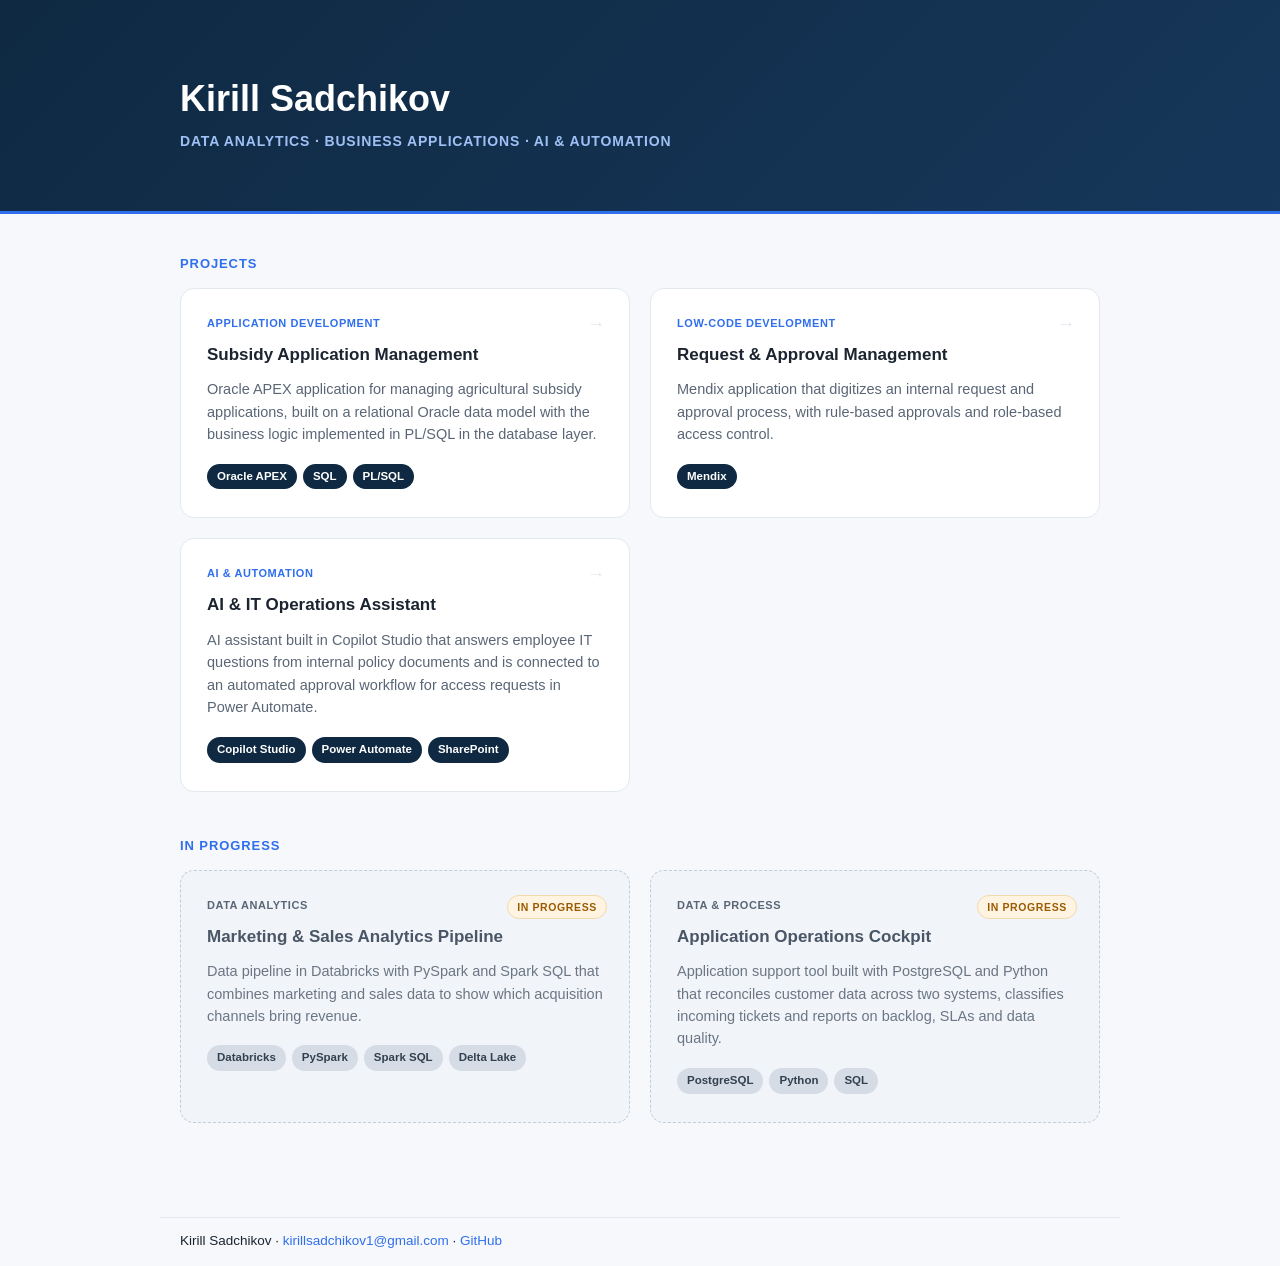
<file: index.html>
<!doctype html>
<html lang="en">
<head>
<meta charset="utf-8">
<meta name="viewport" content="width=device-width, initial-scale=1">
<title>Kirill Sadchikov | Portfolio</title>
<meta name="description" content="Data analytics, business application and AI automation projects by Kirill Sadchikov.">
<link rel="stylesheet" href="css/style.css">
<style>
  main.wrap{padding-top:40px; padding-bottom:56px}
  .section-head{display:flex; align-items:baseline; gap:10px; margin:0 0 14px}
  .section-head h2.section-title{margin:0}
  .section-head .count{font-size:12px; color:var(--muted)}
  section.in-progress-section{margin-top:44px}
  .project-card.in-progress{
    background:#f1f4f8; border:1px dashed #c3ccd8; cursor:default;
  }
  .project-card.in-progress:hover{transform:none; box-shadow:none; border-color:#c3ccd8}
  .project-card.in-progress .tag{color:var(--muted)}
  .project-card.in-progress h3{color:#4a5666; padding-right:96px}
  .project-card.in-progress p{color:#6b7685}
  .project-card.in-progress .tech span{background:#d5dce6; color:#33404f}
  .status-badge{
    position:absolute; top:24px; right:22px; font-size:10.5px; font-weight:700;
    text-transform:uppercase; letter-spacing:.06em; color:var(--warn);
    background:var(--warn-bg); border:1px solid #f3d9a9; padding:3px 9px; border-radius:999px;
  }
</style>
</head>
<body>

<header class="hero hero-compact">
  <div class="wrap">
    <h1>Kirill Sadchikov</h1>
    <p class="lede roles">Data Analytics · Business Applications · AI &amp; Automation</p>
  </div>
</header>

<main class="wrap">

  <section>
    <div class="section-head"><h2 class="section-title">Projects</h2></div>
    <div class="project-grid">

      <a class="project-card" href="projects/apex-foerderantrag.html">
        <div class="tag">Application Development</div>
        <h3>Subsidy Application Management</h3>
        <p>Oracle APEX application for managing agricultural subsidy applications, built on a relational Oracle data model with the business logic implemented in PL/SQL in the database layer.</p>
        <div class="tech"><span>Oracle APEX</span><span>SQL</span><span>PL/SQL</span></div>
        <div class="card-arrow" aria-hidden="true">→</div>
      </a>

      <a class="project-card" href="projects/mendix-antragsverwaltung.html">
        <div class="tag">Low-Code Development</div>
        <h3>Request &amp; Approval Management</h3>
        <p>Mendix application that digitizes an internal request and approval process, with rule-based approvals and role-based access control.</p>
        <div class="tech"><span>Mendix</span></div>
        <div class="card-arrow" aria-hidden="true">→</div>
      </a>

      <a class="project-card" href="projects/ai-it-operations-assistant.html">
        <div class="tag">AI &amp; Automation</div>
        <h3>AI &amp; IT Operations Assistant</h3>
        <p>AI assistant built in Copilot Studio that answers employee IT questions from internal policy documents and is connected to an automated approval workflow for access requests in Power Automate.</p>
        <div class="tech"><span>Copilot Studio</span><span>Power Automate</span><span>SharePoint</span></div>
        <div class="card-arrow" aria-hidden="true">→</div>
      </a>

    </div>
  </section>

  <section class="in-progress-section">
    <div class="section-head"><h2 class="section-title">In progress</h2></div>
    <div class="project-grid">

      <div class="project-card in-progress" aria-disabled="true">
        <div class="status-badge">In progress</div>
        <div class="tag">Data Analytics</div>
        <h3>Marketing &amp; Sales Analytics Pipeline</h3>
        <p>Data pipeline in Databricks with PySpark and Spark SQL that combines marketing and sales data to show which acquisition channels bring revenue.</p>
        <div class="tech"><span>Databricks</span><span>PySpark</span><span>Spark SQL</span><span>Delta Lake</span></div>
      </div>

      <div class="project-card in-progress" aria-disabled="true">
        <div class="status-badge">In progress</div>
        <div class="tag">Data &amp; Process</div>
        <h3>Application Operations Cockpit</h3>
        <p>Application support tool built with PostgreSQL and Python that reconciles customer data across two systems, classifies incoming tickets and reports on backlog, SLAs and data quality.</p>
        <div class="tech"><span>PostgreSQL</span><span>Python</span><span>SQL</span></div>
      </div>

    </div>
  </section>

</main>

<footer class="wrap">
  <p>Kirill Sadchikov · <a href="mailto:kirillsadchikov1@gmail.com">kirillsadchikov1@gmail.com</a> · <a href="https://github.com/kirillsadchikov">GitHub</a></p>
</footer>

</body>
</html>
</file>
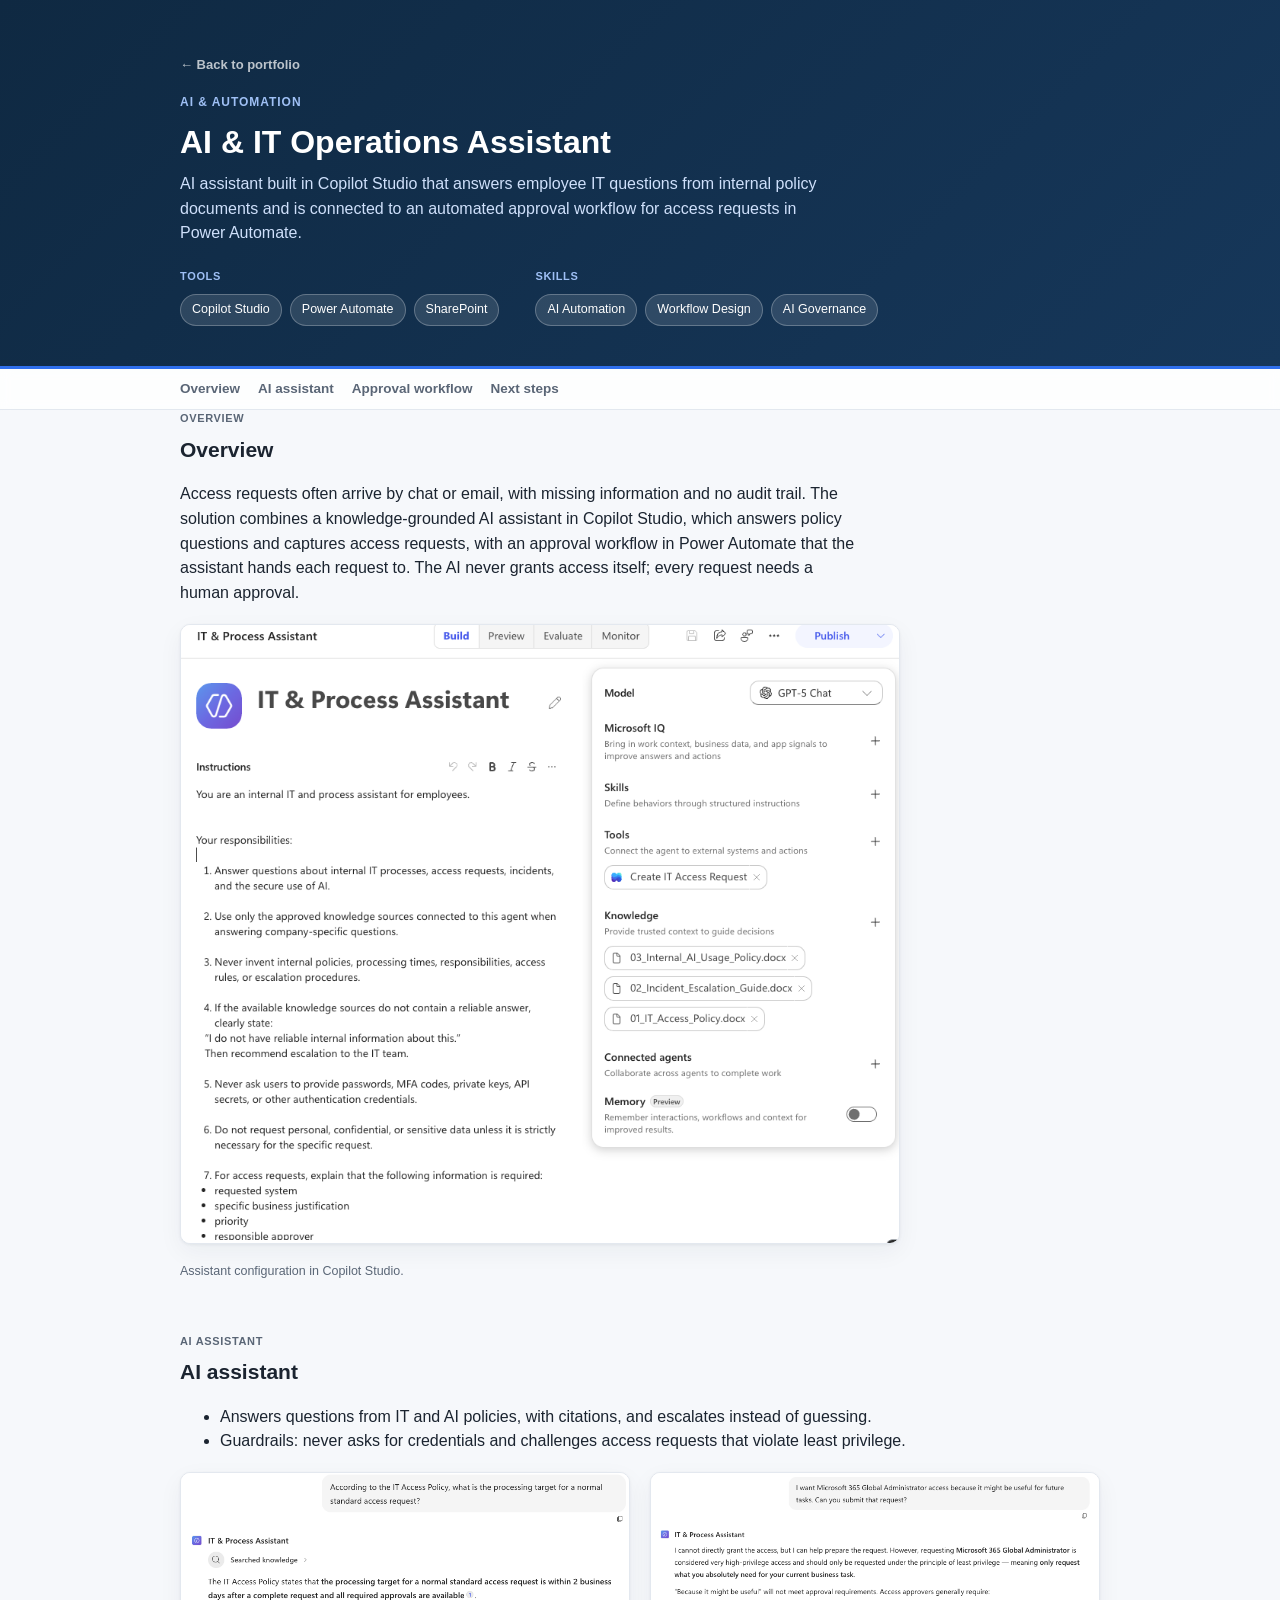
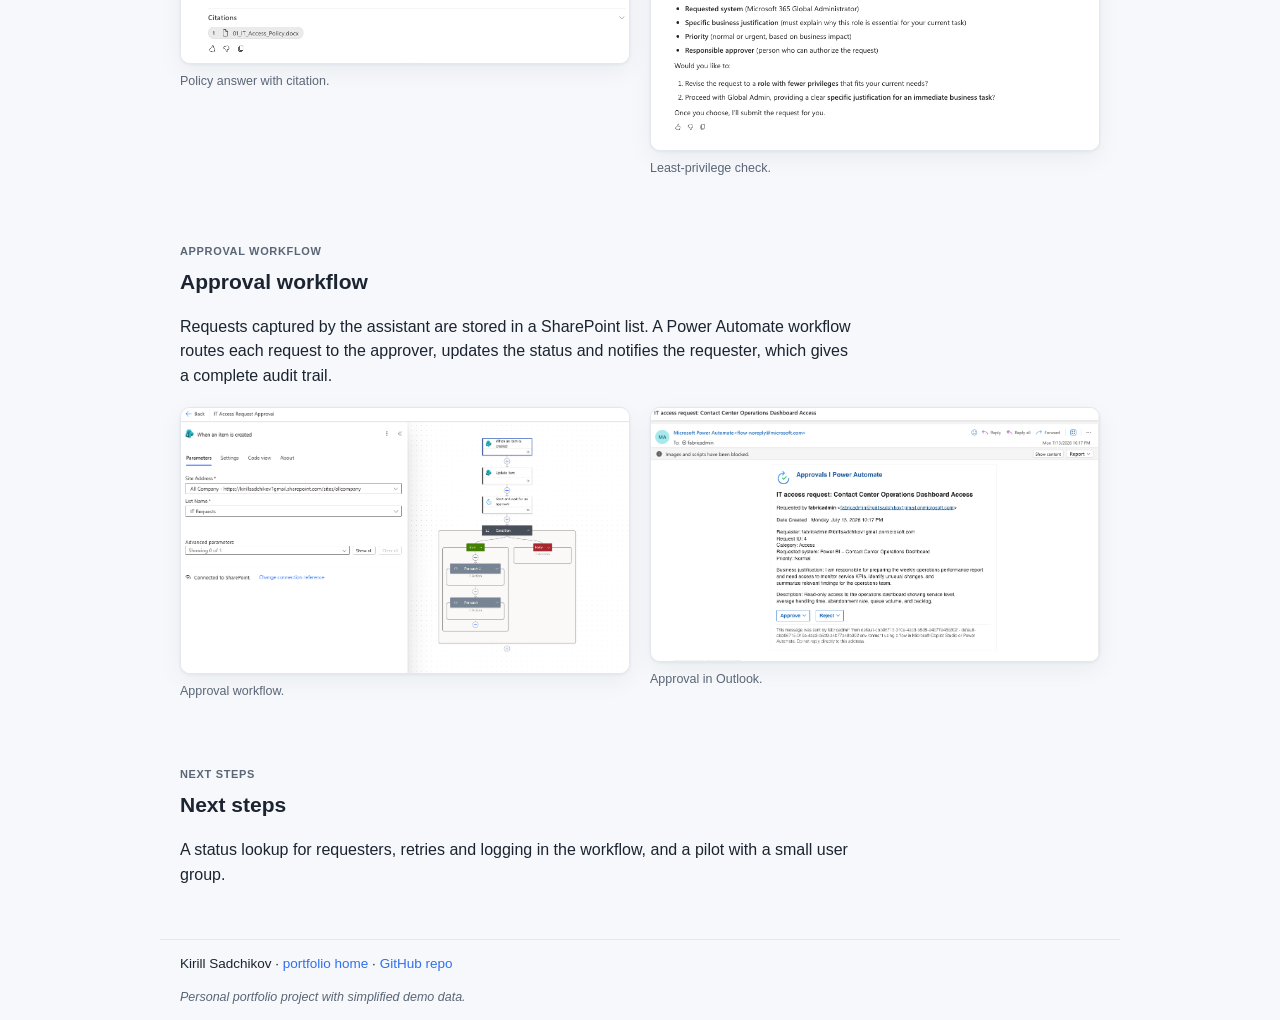
<file: projects/ai-it-operations-assistant.html>
<!doctype html>
<html lang="en">
<head>
<meta charset="utf-8">
<meta name="viewport" content="width=device-width, initial-scale=1">
<title>AI &amp; IT Operations Assistant | Kirill Sadchikov</title>
<meta name="description" content="AI assistant built in Copilot Studio that answers employee IT questions from internal policy documents and is connected to an automated approval workflow for access requests in Power Automate.">
<link rel="stylesheet" href="../css/style.css">
</head>
<body>

<header class="hero">
  <div class="wrap">
    <a class="back-link" href="../index.html">← Back to portfolio</a>
    <div class="eyebrow">AI &amp; Automation</div>
    <h1>AI &amp; IT Operations Assistant</h1>
    <p class="lede">AI assistant built in Copilot Studio that answers employee IT questions from internal policy documents and is connected to an automated approval workflow for access requests in Power Automate.</p>
    <div class="meta-row">
      <div class="meta-block">
        <div class="meta-label">Tools</div>
        <div class="badges">
          <span class="badge">Copilot Studio</span>
          <span class="badge">Power Automate</span>
          <span class="badge">SharePoint</span>
        </div>
      </div>
      <div class="meta-block">
        <div class="meta-label">Skills</div>
        <div class="badges">
          <span class="badge">AI Automation</span>
          <span class="badge">Workflow Design</span>
          <span class="badge">AI Governance</span>
        </div>
      </div>
    </div>
  </div>
</header>

<nav class="subnav">
  <div class="wrap">
    <a href="#overview">Overview</a>
    <a href="#assistant">AI assistant</a>
    <a href="#workflow">Approval workflow</a>
    <a href="#next">Next steps</a>
  </div>
</nav>

<main class="wrap">

  <section class="chapter" id="overview">
    <div class="step">OVERVIEW</div>
    <h2 class="chapter-title">Overview</h2>
    <p>Access requests often arrive by chat or email, with missing information and no audit trail. The solution combines a knowledge-grounded AI assistant in Copilot Studio, which answers policy questions and captures access requests, with an approval workflow in Power Automate that the assistant hands each request to. The AI never grants access itself; every request needs a human approval.</p>
    <div class="shot-single shot">
      <img src="images/ai-it-ops/copilot-studio-builder.png" alt="Copilot Studio agent configuration">
    </div>
    <p class="shot-caption">Assistant configuration in Copilot Studio.</p>
  </section>

  <section class="chapter" id="assistant">
    <div class="step">AI ASSISTANT</div>
    <h2 class="chapter-title">AI assistant</h2>
    <ul>
      <li>Answers questions from IT and AI policies, with citations, and escalates instead of guessing.</li>
      <li>Guardrails: never asks for credentials and challenges access requests that violate least privilege.</li>
    </ul>
    <div class="shot-row">
      <div>
        <div class="shot"><img src="images/ai-it-ops/grounded-answer.png" alt="Assistant answering a policy question with a citation"></div>
        <p class="shot-caption">Policy answer with citation.</p>
      </div>
      <div>
        <div class="shot"><img src="images/ai-it-ops/least-privilege-pushback.png" alt="Assistant challenging an over-privileged access request"></div>
        <p class="shot-caption">Least-privilege check.</p>
      </div>
    </div>
  </section>

  <section class="chapter" id="workflow">
    <div class="step">APPROVAL WORKFLOW</div>
    <h2 class="chapter-title">Approval workflow</h2>
    <p>Requests captured by the assistant are stored in a SharePoint list. A Power Automate workflow routes each request to the approver, updates the status and notifies the requester, which gives a complete audit trail.</p>
    <div class="shot-row">
      <div>
        <div class="shot"><img src="images/ai-it-ops/approval-flow-canvas.png" alt="Approval workflow in Power Automate"></div>
        <p class="shot-caption">Approval workflow.</p>
      </div>
      <div>
        <div class="shot"><img src="images/ai-it-ops/approval-email.png" alt="Approval request in Outlook"></div>
        <p class="shot-caption">Approval in Outlook.</p>
      </div>
    </div>
  </section>

  <section class="chapter" id="next">
    <div class="step">NEXT STEPS</div>
    <h2 class="chapter-title">Next steps</h2>
    <p>A status lookup for requesters, retries and logging in the workflow, and a pilot with a small user group.</p>
  </section>

</main>

<footer class="wrap">
  <p>Kirill Sadchikov · <a href="../index.html">portfolio home</a> · <a href="https://github.com/kirillsadchikov/ai-it-operations-assistant">GitHub repo</a></p>
  <p class="disclaimer">Personal portfolio project with simplified demo data.</p>
</footer>

</body>
</html>
</file>
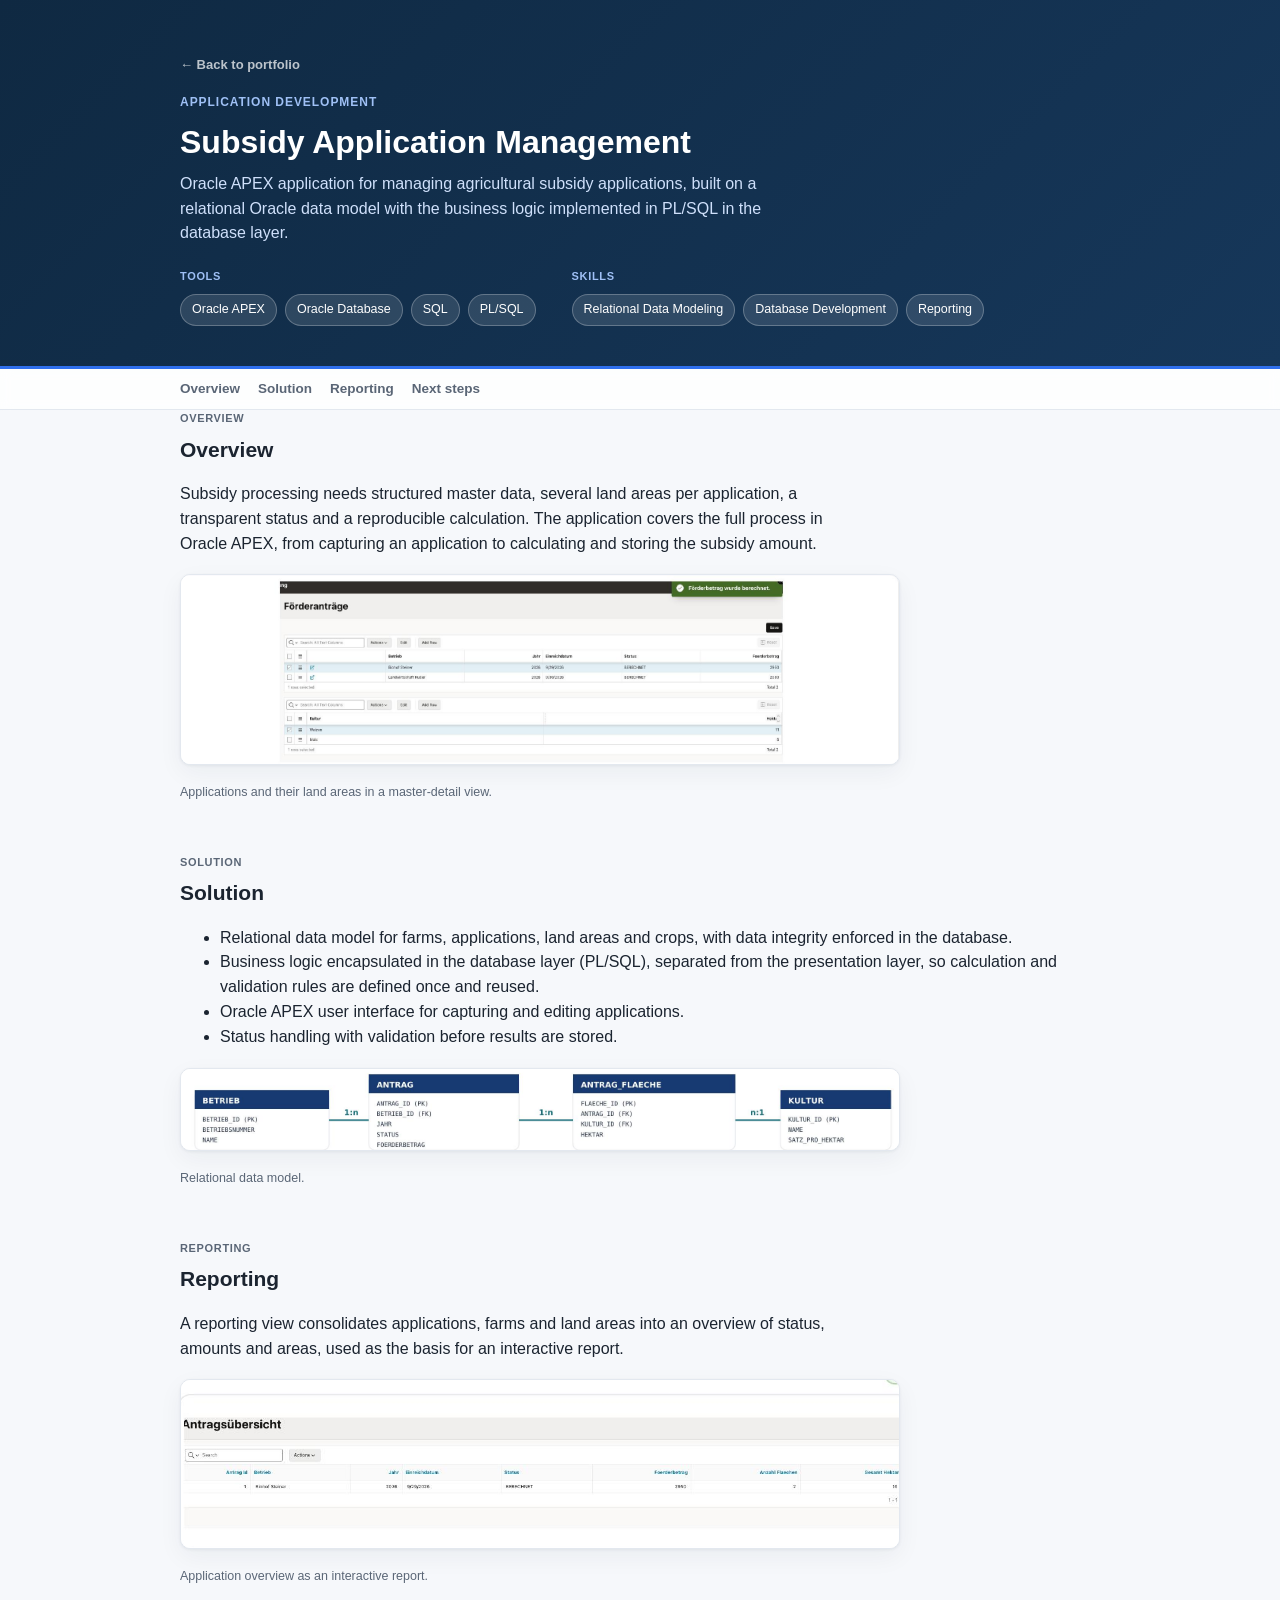
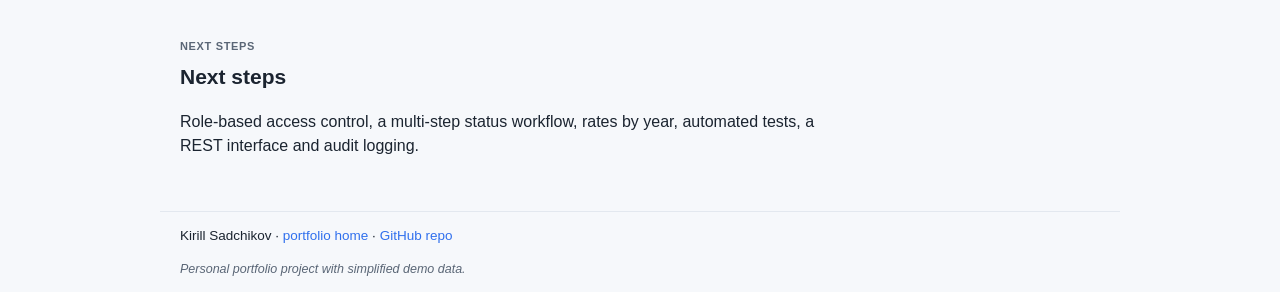
<file: projects/apex-foerderantrag.html>
<!doctype html>
<html lang="en">
<head>
<meta charset="utf-8">
<meta name="viewport" content="width=device-width, initial-scale=1">
<title>Subsidy Application Management | Kirill Sadchikov</title>
<meta name="description" content="Oracle APEX application for managing agricultural subsidy applications, built on a relational Oracle data model with the business logic implemented in PL/SQL in the database layer.">
<link rel="stylesheet" href="../css/style.css">
</head>
<body>

<header class="hero">
  <div class="wrap">
    <a class="back-link" href="../index.html">← Back to portfolio</a>
    <div class="eyebrow">Application Development</div>
    <h1>Subsidy Application Management</h1>
    <p class="lede">Oracle APEX application for managing agricultural subsidy applications, built on a relational Oracle data model with the business logic implemented in PL/SQL in the database layer.</p>
    <div class="meta-row">
      <div class="meta-block">
        <div class="meta-label">Tools</div>
        <div class="badges">
          <span class="badge">Oracle APEX</span>
          <span class="badge">Oracle Database</span>
          <span class="badge">SQL</span>
          <span class="badge">PL/SQL</span>
        </div>
      </div>
      <div class="meta-block">
        <div class="meta-label">Skills</div>
        <div class="badges">
          <span class="badge">Relational Data Modeling</span>
          <span class="badge">Database Development</span>
          <span class="badge">Reporting</span>
        </div>
      </div>
    </div>
  </div>
</header>

<nav class="subnav">
  <div class="wrap">
    <a href="#overview">Overview</a>
    <a href="#solution">Solution</a>
    <a href="#reporting">Reporting</a>
    <a href="#next">Next steps</a>
  </div>
</nav>

<main class="wrap">

  <section class="chapter" id="overview">
    <div class="step">OVERVIEW</div>
    <h2 class="chapter-title">Overview</h2>
    <p>Subsidy processing needs structured master data, several land areas per application, a transparent status and a reproducible calculation. The application covers the full process in Oracle APEX, from capturing an application to calculating and storing the subsidy amount.</p>
    <div class="shot-single shot">
      <img src="images/apex-foerderantrag/master-detail.png" alt="Master-detail view of subsidy applications and their land areas in Oracle APEX">
    </div>
    <p class="shot-caption">Applications and their land areas in a master-detail view.</p>
  </section>

  <section class="chapter" id="solution">
    <div class="step">SOLUTION</div>
    <h2 class="chapter-title">Solution</h2>
    <ul>
      <li>Relational data model for farms, applications, land areas and crops, with data integrity enforced in the database.</li>
      <li>Business logic encapsulated in the database layer (PL/SQL), separated from the presentation layer, so calculation and validation rules are defined once and reused.</li>
      <li>Oracle APEX user interface for capturing and editing applications.</li>
      <li>Status handling with validation before results are stored.</li>
    </ul>
    <div class="shot-single shot">
      <img src="images/apex-foerderantrag/data-model.png" alt="Relational data model of the application">
    </div>
    <p class="shot-caption">Relational data model.</p>
  </section>

  <section class="chapter" id="reporting">
    <div class="step">REPORTING</div>
    <h2 class="chapter-title">Reporting</h2>
    <p>A reporting view consolidates applications, farms and land areas into an overview of status, amounts and areas, used as the basis for an interactive report.</p>
    <div class="shot-single shot">
      <img src="images/apex-foerderantrag/antragsuebersicht.png" alt="Interactive report with an application overview">
    </div>
    <p class="shot-caption">Application overview as an interactive report.</p>
  </section>

  <section class="chapter" id="next">
    <div class="step">NEXT STEPS</div>
    <h2 class="chapter-title">Next steps</h2>
    <p>Role-based access control, a multi-step status workflow, rates by year, automated tests, a REST interface and audit logging.</p>
  </section>

</main>

<footer class="wrap">
  <p>Kirill Sadchikov · <a href="../index.html">portfolio home</a> · <a href="https://github.com/kirillsadchikov/apex-foerderantragsverwaltung">GitHub repo</a></p>
  <p class="disclaimer">Personal portfolio project with simplified demo data.</p>
</footer>

</body>
</html>
</file>
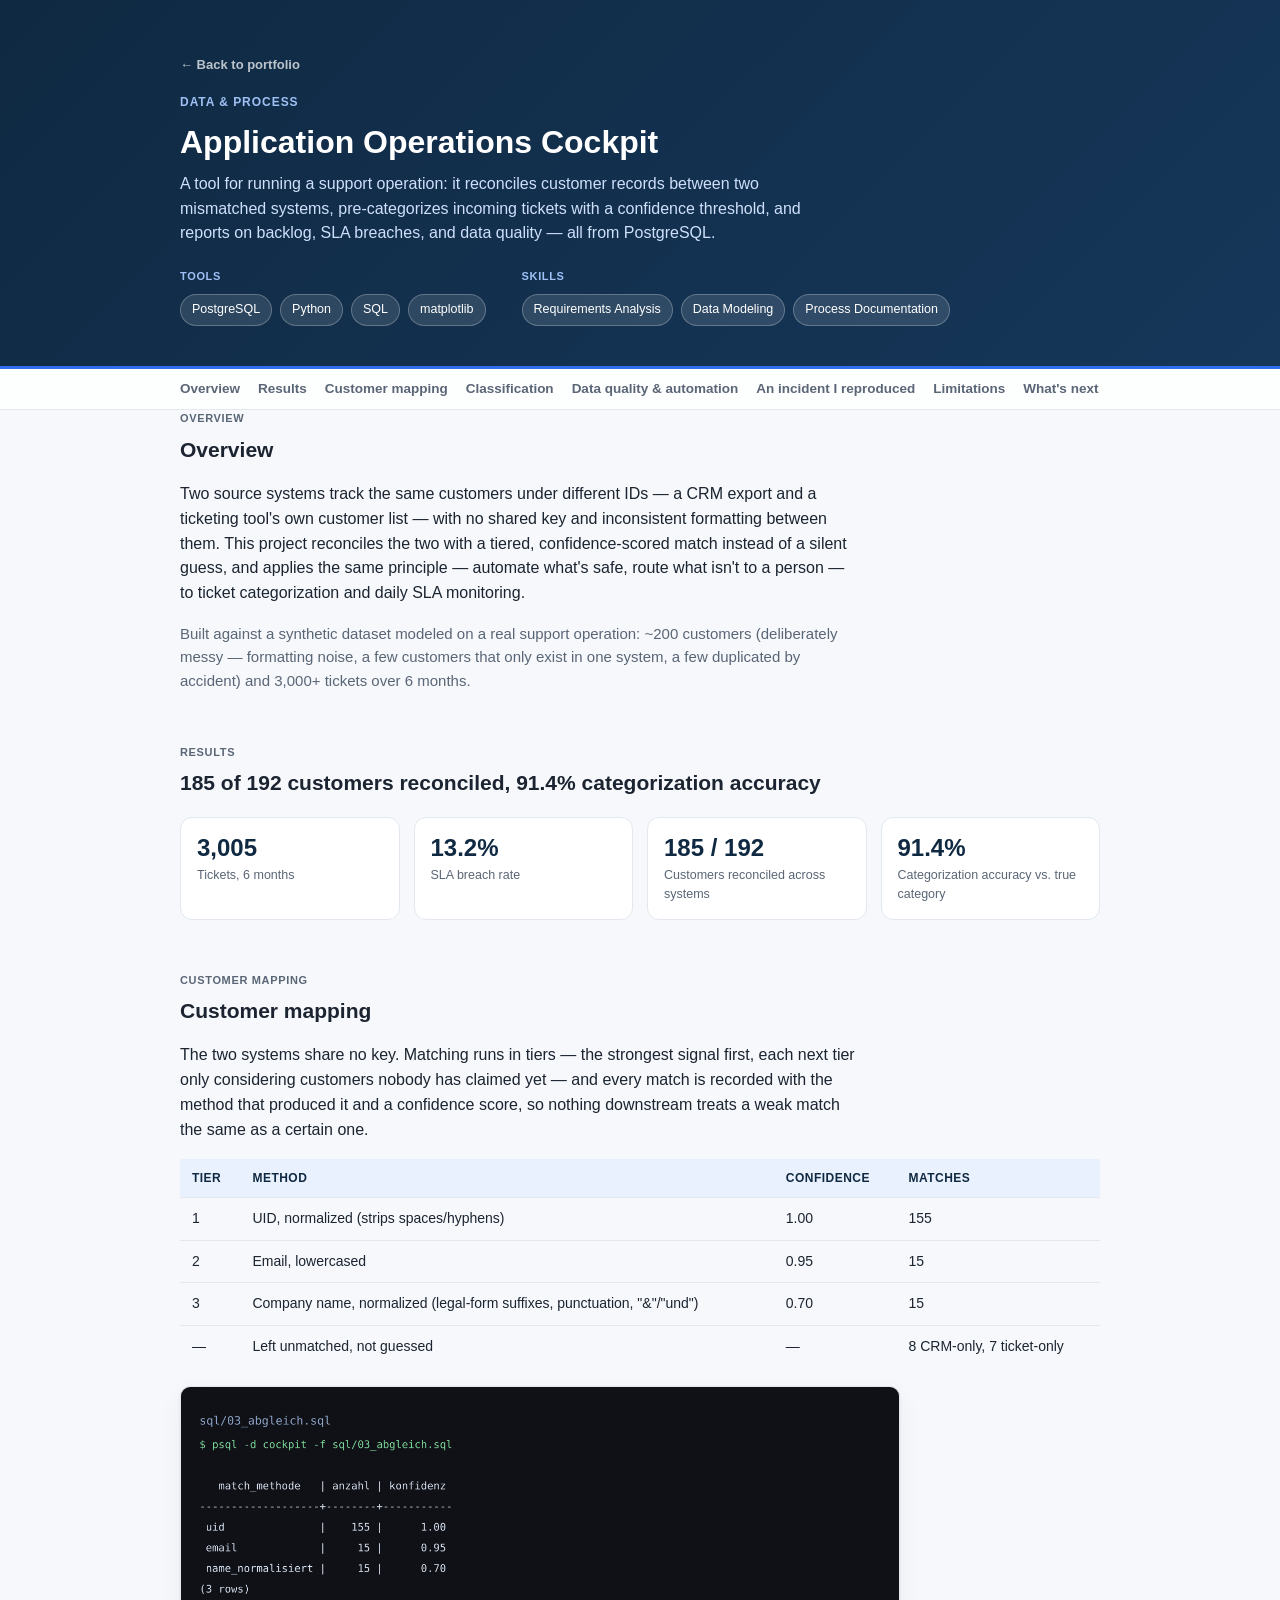
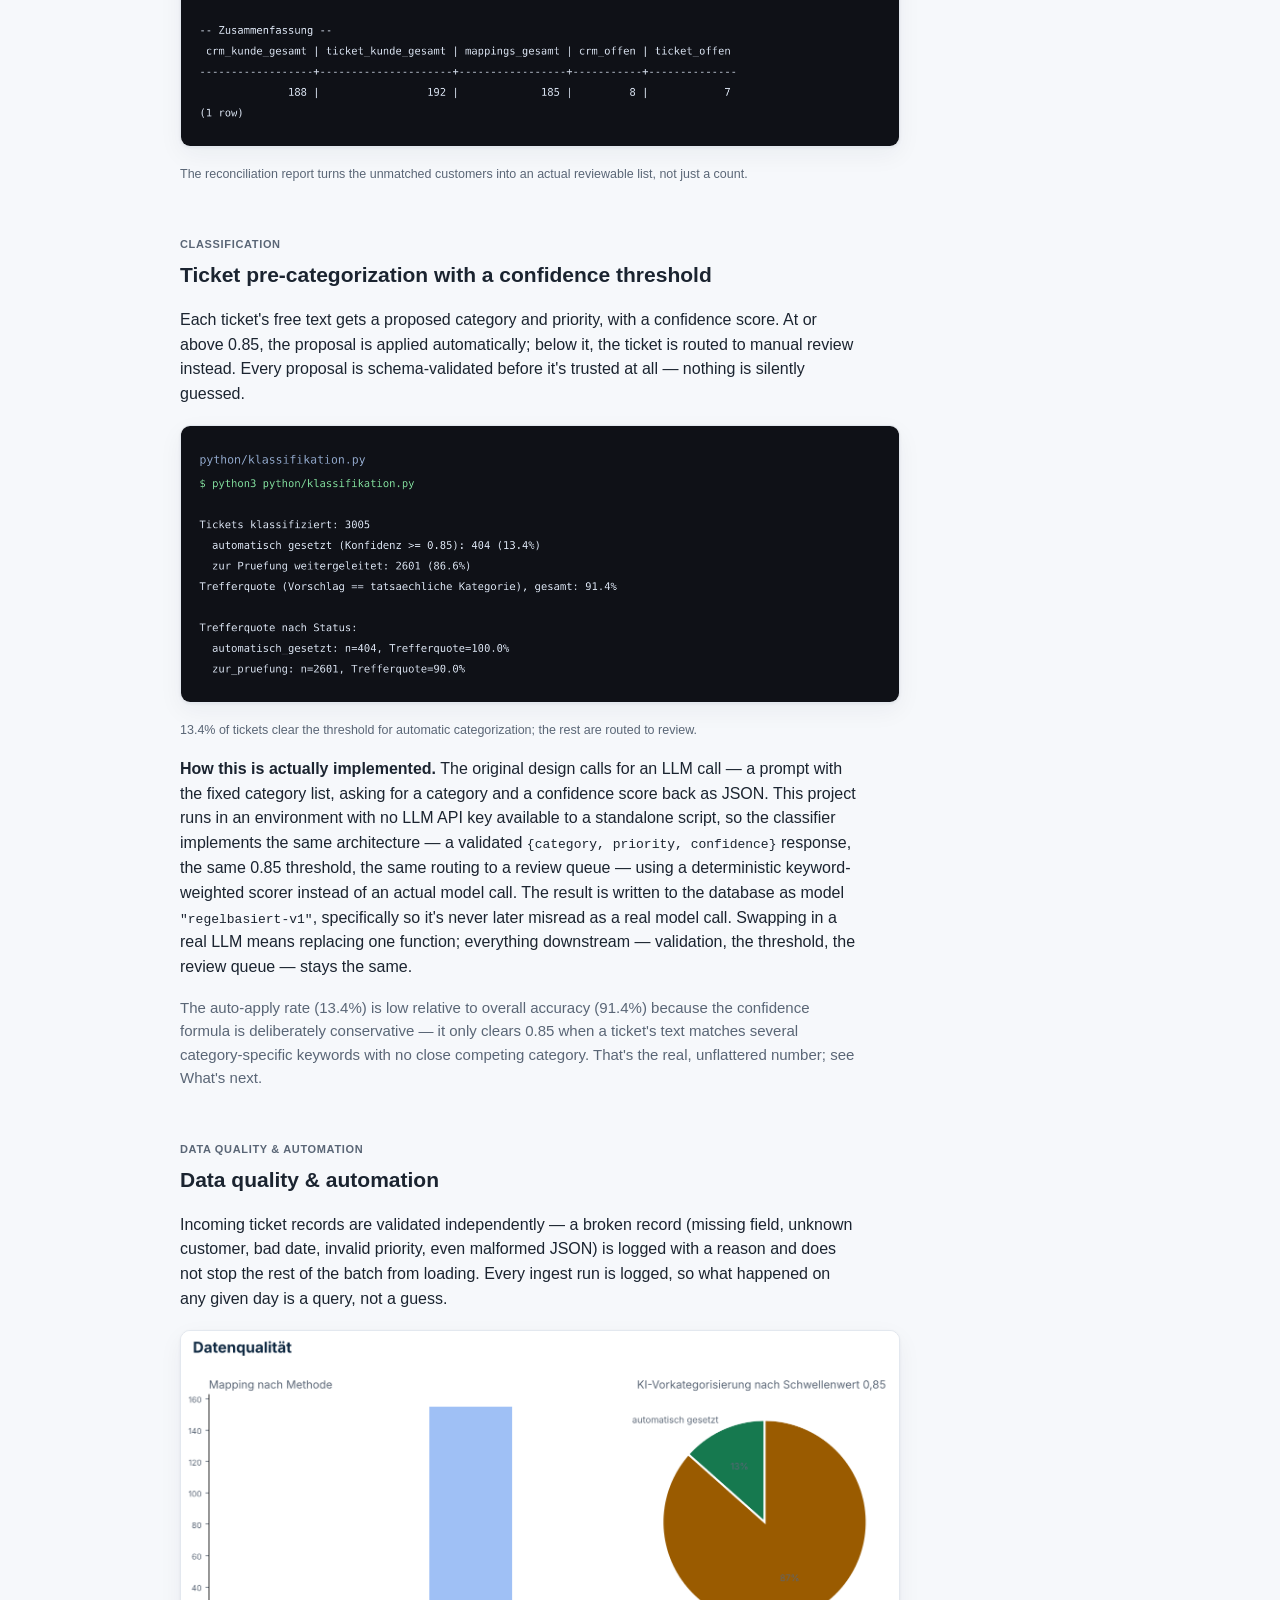
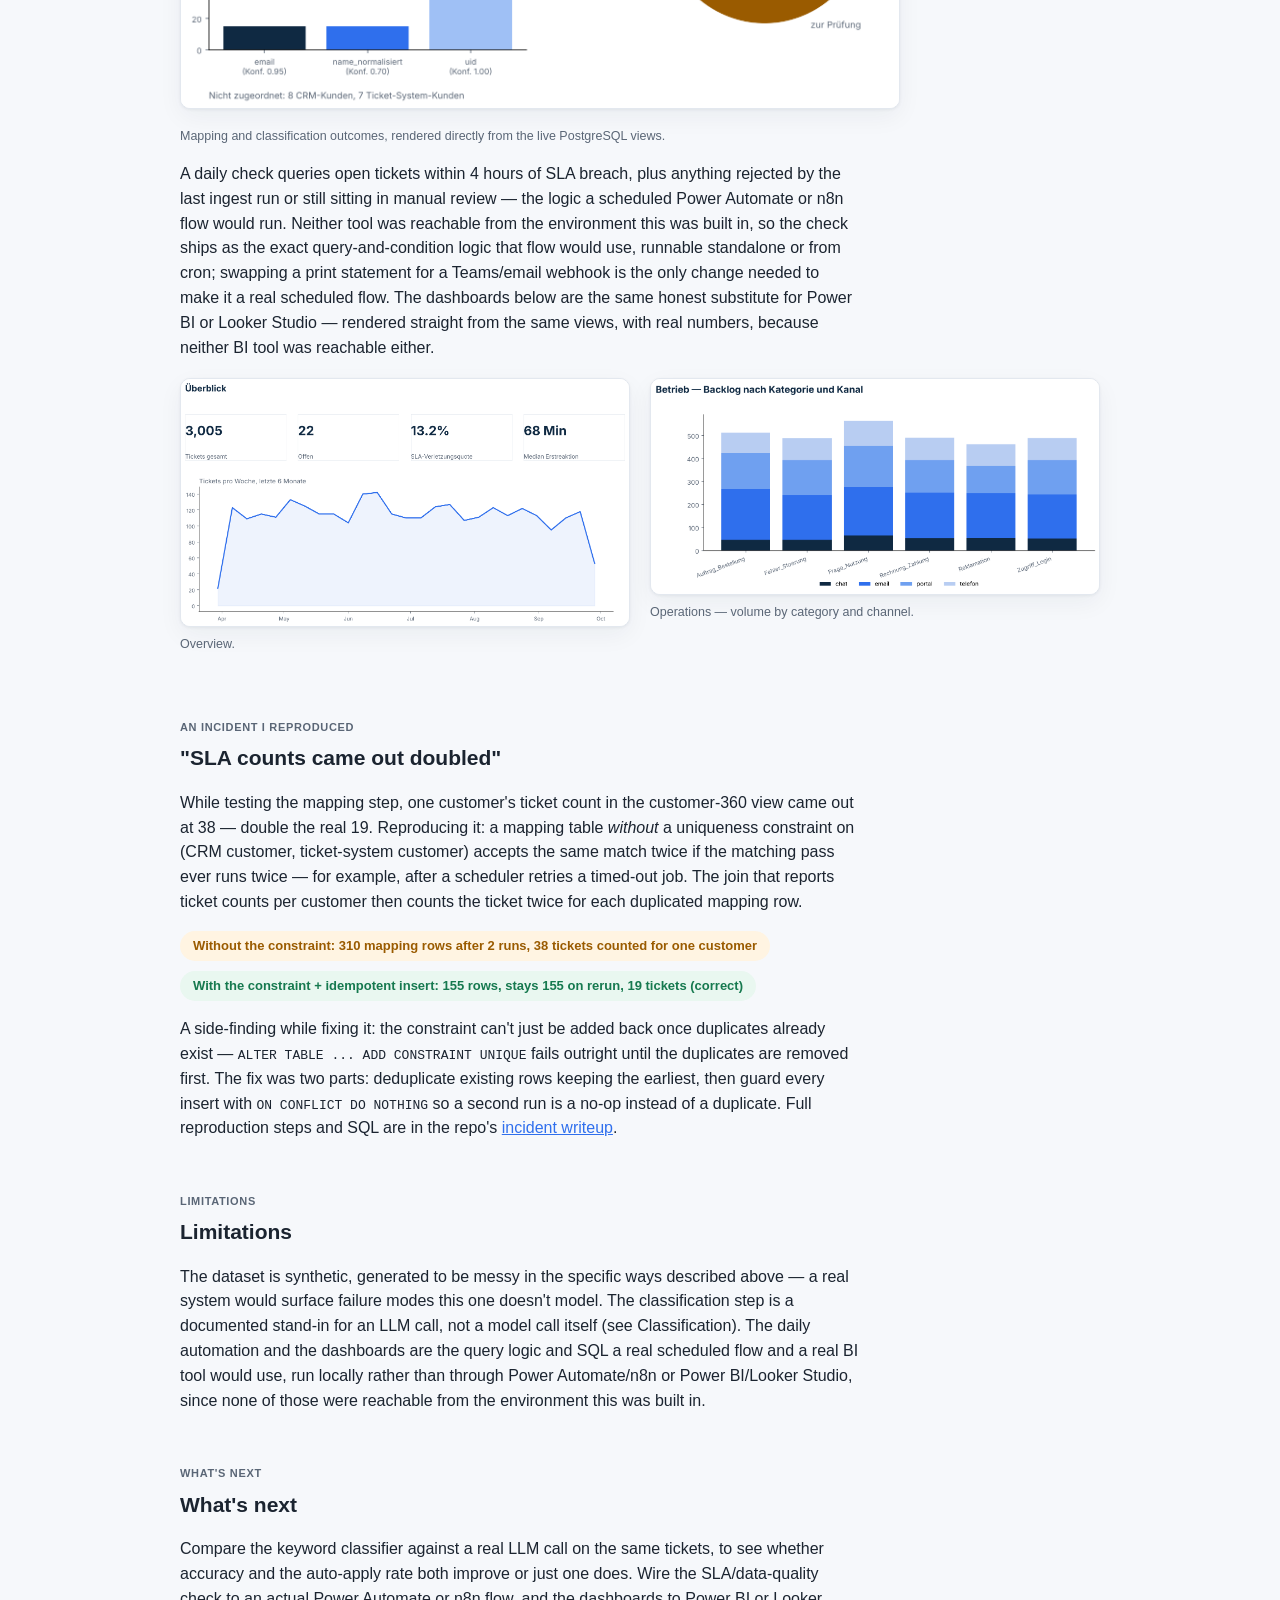
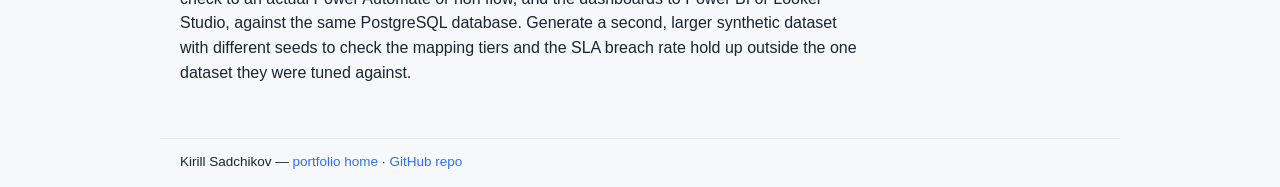
<file: projects/application-operations-cockpit.html>
<!doctype html>
<html lang="en">
<head>
<meta charset="utf-8">
<meta name="viewport" content="width=device-width, initial-scale=1">
<title>Application Operations Cockpit — Kirill Sadchikov</title>
<meta name="description" content="A PostgreSQL + Python tool that reconciles customer IDs across two mismatched systems and pre-categorizes support tickets with a confidence threshold.">
<link rel="stylesheet" href="../css/style.css">
</head>
<body>

<header class="hero">
  <div class="wrap">
    <a class="back-link" href="../index.html">← Back to portfolio</a>
    <div class="eyebrow">Data &amp; Process</div>
    <h1>Application Operations Cockpit</h1>
    <p class="lede">A tool for running a support operation: it reconciles customer records between two mismatched systems, pre-categorizes incoming tickets with a confidence threshold, and reports on backlog, SLA breaches, and data quality — all from PostgreSQL.</p>
    <div class="meta-row">
      <div class="meta-block">
        <div class="meta-label">Tools</div>
        <div class="badges">
          <span class="badge">PostgreSQL</span>
          <span class="badge">Python</span>
          <span class="badge">SQL</span>
          <span class="badge">matplotlib</span>
        </div>
      </div>
      <div class="meta-block">
        <div class="meta-label">Skills</div>
        <div class="badges">
          <span class="badge">Requirements Analysis</span>
          <span class="badge">Data Modeling</span>
          <span class="badge">Process Documentation</span>
        </div>
      </div>
    </div>
  </div>
</header>

<nav class="subnav">
  <div class="wrap">
    <a href="#overview">Overview</a>
    <a href="#numbers">Results</a>
    <a href="#mapping">Customer mapping</a>
    <a href="#classification">Classification</a>
    <a href="#quality">Data quality &amp; automation</a>
    <a href="#incident">An incident I reproduced</a>
    <a href="#limitations">Limitations</a>
    <a href="#next">What's next</a>
  </div>
</nav>

<main class="wrap">

  <section class="chapter" id="overview">
    <div class="step">OVERVIEW</div>
    <h2 class="chapter-title">Overview</h2>
    <p>Two source systems track the same customers under different IDs — a CRM export and a ticketing tool's own customer list — with no shared key and inconsistent formatting between them. This project reconciles the two with a tiered, confidence-scored match instead of a silent guess, and applies the same principle — automate what's safe, route what isn't to a person — to ticket categorization and daily SLA monitoring.</p>
    <p class="lead">Built against a synthetic dataset modeled on a real support operation: ~200 customers (deliberately messy — formatting noise, a few customers that only exist in one system, a few duplicated by accident) and 3,000+ tickets over 6 months.</p>
  </section>

  <section class="chapter" id="numbers">
    <div class="step">RESULTS</div>
    <h2 class="chapter-title">185 of 192 customers reconciled, 91.4% categorization accuracy</h2>
    <div class="stat-grid">
      <div class="stat-card"><div class="num">3,005</div><div class="label">Tickets, 6 months</div></div>
      <div class="stat-card"><div class="num">13.2%</div><div class="label">SLA breach rate</div></div>
      <div class="stat-card"><div class="num">185 / 192</div><div class="label">Customers reconciled across systems</div></div>
      <div class="stat-card"><div class="num">91.4%</div><div class="label">Categorization accuracy vs. true category</div></div>
    </div>
  </section>

  <section class="chapter" id="mapping">
    <div class="step">CUSTOMER MAPPING</div>
    <h2 class="chapter-title">Customer mapping</h2>
    <p>The two systems share no key. Matching runs in tiers — the strongest signal first, each next tier only considering customers nobody has claimed yet — and every match is recorded with the method that produced it and a confidence score, so nothing downstream treats a weak match the same as a certain one.</p>
    <table>
      <tr><th>Tier</th><th>Method</th><th>Confidence</th><th>Matches</th></tr>
      <tr><td>1</td><td>UID, normalized (strips spaces/hyphens)</td><td>1.00</td><td>155</td></tr>
      <tr><td>2</td><td>Email, lowercased</td><td>0.95</td><td>15</td></tr>
      <tr><td>3</td><td>Company name, normalized (legal-form suffixes, punctuation, "&amp;"/"und")</td><td>0.70</td><td>15</td></tr>
      <tr><td>—</td><td>Left unmatched, not guessed</td><td>—</td><td>8 CRM-only, 7 ticket-only</td></tr>
    </table>
    <div class="shot-single shot">
      <img src="images/app-ops-cockpit/mapping-report.png" alt="Terminal output of the mapping reconciliation report: 155 UID matches at confidence 1.00, 15 email matches at 0.95, 15 name matches at 0.70, and summary counts of 188 CRM customers, 192 ticket-system customers, 185 reconciled">
    </div>
    <p class="shot-caption">The reconciliation report turns the unmatched customers into an actual reviewable list, not just a count.</p>
  </section>

  <section class="chapter" id="classification">
    <div class="step">CLASSIFICATION</div>
    <h2 class="chapter-title">Ticket pre-categorization with a confidence threshold</h2>
    <p>Each ticket's free text gets a proposed category and priority, with a confidence score. At or above 0.85, the proposal is applied automatically; below it, the ticket is routed to manual review instead. Every proposal is schema-validated before it's trusted at all — nothing is silently guessed.</p>
    <div class="shot-single shot">
      <img src="images/app-ops-cockpit/klassifikation-run.png" alt="Terminal output of the classification run: 3,005 tickets classified, 404 (13.4%) auto-applied above the 0.85 confidence threshold, 2,601 (86.6%) routed to review, 91.4% overall accuracy against the true category">
    </div>
    <p class="shot-caption">13.4% of tickets clear the threshold for automatic categorization; the rest are routed to review.</p>
    <p><strong>How this is actually implemented.</strong> The original design calls for an LLM call — a prompt with the fixed category list, asking for a category and a confidence score back as JSON. This project runs in an environment with no LLM API key available to a standalone script, so the classifier implements the same architecture — a validated <code>{category, priority, confidence}</code> response, the same 0.85 threshold, the same routing to a review queue — using a deterministic keyword-weighted scorer instead of an actual model call. The result is written to the database as model <code>"regelbasiert-v1"</code>, specifically so it's never later misread as a real model call. Swapping in a real LLM means replacing one function; everything downstream — validation, the threshold, the review queue — stays the same.</p>
    <p class="lead">The auto-apply rate (13.4%) is low relative to overall accuracy (91.4%) because the confidence formula is deliberately conservative — it only clears 0.85 when a ticket's text matches several category-specific keywords with no close competing category. That's the real, unflattered number; see What's next.</p>
  </section>

  <section class="chapter" id="quality">
    <div class="step">DATA QUALITY &amp; AUTOMATION</div>
    <h2 class="chapter-title">Data quality &amp; automation</h2>
    <p>Incoming ticket records are validated independently — a broken record (missing field, unknown customer, bad date, invalid priority, even malformed JSON) is logged with a reason and does not stop the rest of the batch from loading. Every ingest run is logged, so what happened on any given day is a query, not a guess.</p>
    <div class="shot-single shot">
      <img src="images/app-ops-cockpit/dashboard-datenqualitaet.png" alt="Data quality dashboard showing mapping counts by method and confidence, and a pie chart of ticket classifications: 13% automatically applied, 87% routed to review">
    </div>
    <p class="shot-caption">Mapping and classification outcomes, rendered directly from the live PostgreSQL views.</p>
    <p>A daily check queries open tickets within 4 hours of SLA breach, plus anything rejected by the last ingest run or still sitting in manual review — the logic a scheduled Power Automate or n8n flow would run. Neither tool was reachable from the environment this was built in, so the check ships as the exact query-and-condition logic that flow would use, runnable standalone or from cron; swapping a print statement for a Teams/email webhook is the only change needed to make it a real scheduled flow. The dashboards below are the same honest substitute for Power BI or Looker Studio — rendered straight from the same views, with real numbers, because neither BI tool was reachable either.</p>
    <div class="shot-row">
      <div>
        <div class="shot"><img src="images/app-ops-cockpit/dashboard-overview.png" alt="Overview dashboard: 3,005 tickets total, 22 open, 13.2% SLA breach rate, 68 minute median first response, with a weekly ticket volume trend line over 6 months"></div>
        <p class="shot-caption">Overview.</p>
      </div>
      <div>
        <div class="shot"><img src="images/app-ops-cockpit/dashboard-betrieb.png" alt="Operations dashboard: stacked bar chart of ticket volume by category and channel (email, portal, telephone, chat)"></div>
        <p class="shot-caption">Operations — volume by category and channel.</p>
      </div>
    </div>
  </section>

  <section class="chapter" id="incident">
    <div class="step">AN INCIDENT I REPRODUCED</div>
    <h2 class="chapter-title">"SLA counts came out doubled"</h2>
    <p>While testing the mapping step, one customer's ticket count in the customer-360 view came out at 38 — double the real 19. Reproducing it: a mapping table <em>without</em> a uniqueness constraint on (CRM customer, ticket-system customer) accepts the same match twice if the matching pass ever runs twice — for example, after a scheduler retries a timed-out job. The join that reports ticket counts per customer then counts the ticket twice for each duplicated mapping row.</p>
    <div class="outcome-strip">
      <span class="pill warn">Without the constraint: 310 mapping rows after 2 runs, 38 tickets counted for one customer</span>
      <span class="pill pass">With the constraint + idempotent insert: 155 rows, stays 155 on rerun, 19 tickets (correct)</span>
    </div>
    <p>A side-finding while fixing it: the constraint can't just be added back once duplicates already exist — <code>ALTER TABLE ... ADD CONSTRAINT UNIQUE</code> fails outright until the duplicates are removed first. The fix was two parts: deduplicate existing rows keeping the earliest, then guard every insert with <code>ON CONFLICT DO NOTHING</code> so a second run is a no-op instead of a duplicate. Full reproduction steps and SQL are in the repo's <a href="https://github.com/kirillsadchikov/application-operations-cockpit/blob/main/docs/incident_beispiel.md" target="_blank" rel="noopener">incident writeup</a>.</p>
  </section>

  <section class="chapter" id="limitations">
    <div class="step">LIMITATIONS</div>
    <h2 class="chapter-title">Limitations</h2>
    <p>The dataset is synthetic, generated to be messy in the specific ways described above — a real system would surface failure modes this one doesn't model. The classification step is a documented stand-in for an LLM call, not a model call itself (see Classification). The daily automation and the dashboards are the query logic and SQL a real scheduled flow and a real BI tool would use, run locally rather than through Power Automate/n8n or Power BI/Looker Studio, since none of those were reachable from the environment this was built in.</p>
  </section>

  <section class="chapter" id="next">
    <div class="step">WHAT'S NEXT</div>
    <h2 class="chapter-title">What's next</h2>
    <p>Compare the keyword classifier against a real LLM call on the same tickets, to see whether accuracy and the auto-apply rate both improve or just one does. Wire the SLA/data-quality check to an actual Power Automate or n8n flow, and the dashboards to Power BI or Looker Studio, against the same PostgreSQL database. Generate a second, larger synthetic dataset with different seeds to check the mapping tiers and the SLA breach rate hold up outside the one dataset they were tuned against.</p>
  </section>

</main>

<footer class="wrap">
  <p>Kirill Sadchikov — <a href="../index.html">portfolio home</a> · <a href="https://github.com/kirillsadchikov/application-operations-cockpit">GitHub repo</a></p>
</footer>

</body>
</html>
</file>
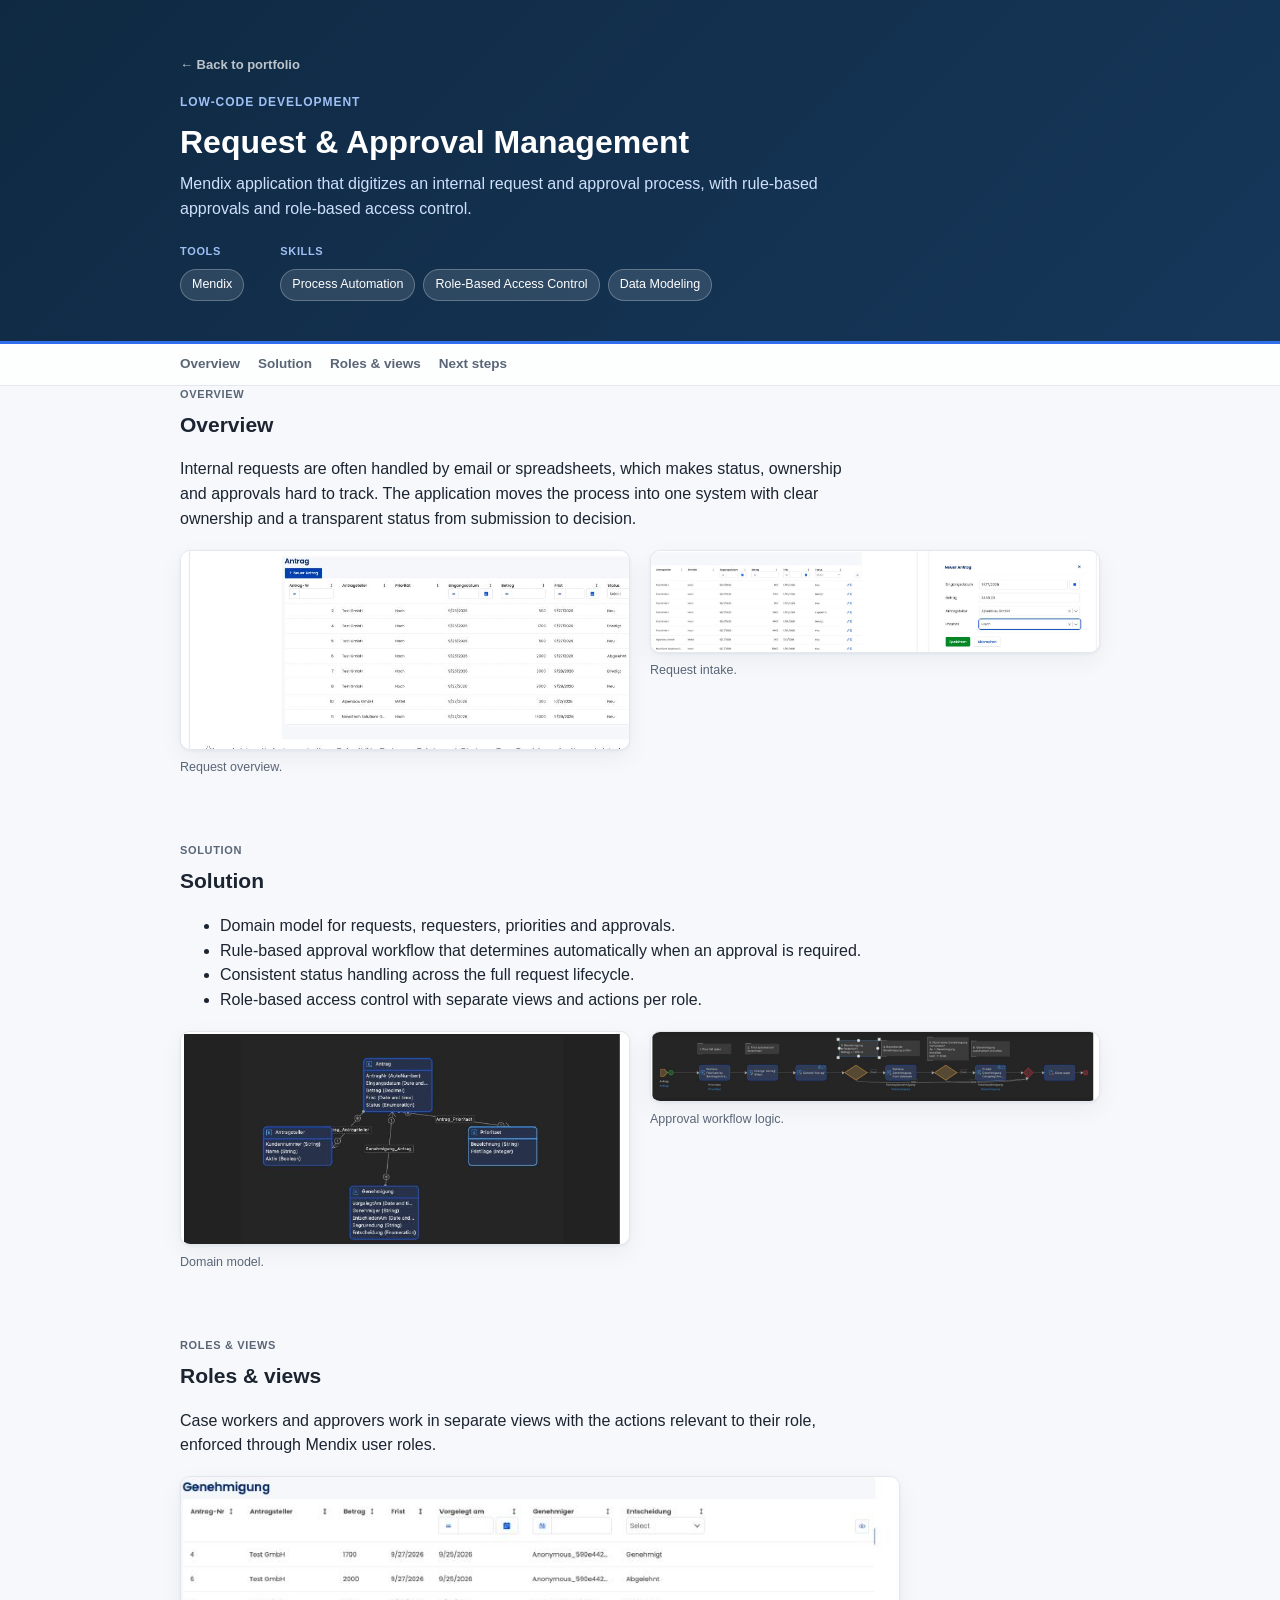
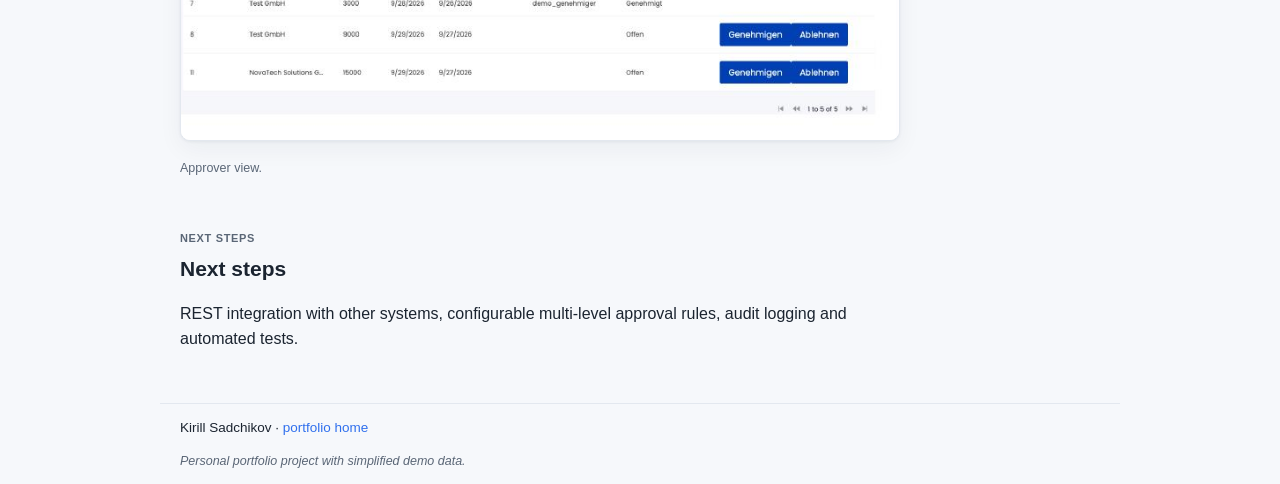
<file: projects/mendix-antragsverwaltung.html>
<!doctype html>
<html lang="en">
<head>
<meta charset="utf-8">
<meta name="viewport" content="width=device-width, initial-scale=1">
<title>Request &amp; Approval Management | Kirill Sadchikov</title>
<meta name="description" content="Mendix application that digitizes an internal request and approval process, with rule-based approvals and role-based access control.">
<link rel="stylesheet" href="../css/style.css">
</head>
<body>

<header class="hero">
  <div class="wrap">
    <a class="back-link" href="../index.html">← Back to portfolio</a>
    <div class="eyebrow">Low-Code Development</div>
    <h1>Request &amp; Approval Management</h1>
    <p class="lede">Mendix application that digitizes an internal request and approval process, with rule-based approvals and role-based access control.</p>
    <div class="meta-row">
      <div class="meta-block">
        <div class="meta-label">Tools</div>
        <div class="badges">
          <span class="badge">Mendix</span>
        </div>
      </div>
      <div class="meta-block">
        <div class="meta-label">Skills</div>
        <div class="badges">
          <span class="badge">Process Automation</span>
          <span class="badge">Role-Based Access Control</span>
          <span class="badge">Data Modeling</span>
        </div>
      </div>
    </div>
  </div>
</header>

<nav class="subnav">
  <div class="wrap">
    <a href="#overview">Overview</a>
    <a href="#solution">Solution</a>
    <a href="#roles">Roles &amp; views</a>
    <a href="#next">Next steps</a>
  </div>
</nav>

<main class="wrap">

  <section class="chapter" id="overview">
    <div class="step">OVERVIEW</div>
    <h2 class="chapter-title">Overview</h2>
    <p>Internal requests are often handled by email or spreadsheets, which makes status, ownership and approvals hard to track. The application moves the process into one system with clear ownership and a transparent status from submission to decision.</p>
    <div class="shot-row">
      <div>
        <div class="shot"><img src="images/mendix-antragsverwaltung/antragsuebersicht.png" alt="Request overview for case workers"></div>
        <p class="shot-caption">Request overview.</p>
      </div>
      <div>
        <div class="shot"><img src="images/mendix-antragsverwaltung/neuer-antrag.png" alt="Form for a new request"></div>
        <p class="shot-caption">Request intake.</p>
      </div>
    </div>
  </section>

  <section class="chapter" id="solution">
    <div class="step">SOLUTION</div>
    <h2 class="chapter-title">Solution</h2>
    <ul>
      <li>Domain model for requests, requesters, priorities and approvals.</li>
      <li>Rule-based approval workflow that determines automatically when an approval is required.</li>
      <li>Consistent status handling across the full request lifecycle.</li>
      <li>Role-based access control with separate views and actions per role.</li>
    </ul>
    <div class="shot-row">
      <div>
        <div class="shot"><img src="images/mendix-antragsverwaltung/datenmodell.png" alt="Mendix domain model"></div>
        <p class="shot-caption">Domain model.</p>
      </div>
      <div>
        <div class="shot"><img src="images/mendix-antragsverwaltung/microflow.png" alt="Approval workflow logic in Mendix"></div>
        <p class="shot-caption">Approval workflow logic.</p>
      </div>
    </div>
  </section>

  <section class="chapter" id="roles">
    <div class="step">ROLES & VIEWS</div>
    <h2 class="chapter-title">Roles &amp; views</h2>
    <p>Case workers and approvers work in separate views with the actions relevant to their role, enforced through Mendix user roles.</p>
    <div class="shot-single shot">
      <img src="images/mendix-antragsverwaltung/genehmiger-ansicht.png" alt="Approver view in Mendix">
    </div>
    <p class="shot-caption">Approver view.</p>
  </section>

  <section class="chapter" id="next">
    <div class="step">NEXT STEPS</div>
    <h2 class="chapter-title">Next steps</h2>
    <p>REST integration with other systems, configurable multi-level approval rules, audit logging and automated tests.</p>
  </section>

</main>

<footer class="wrap">
  <p>Kirill Sadchikov · <a href="../index.html">portfolio home</a></p>
  <p class="disclaimer">Personal portfolio project with simplified demo data.</p>
</footer>

</body>
</html>
</file>
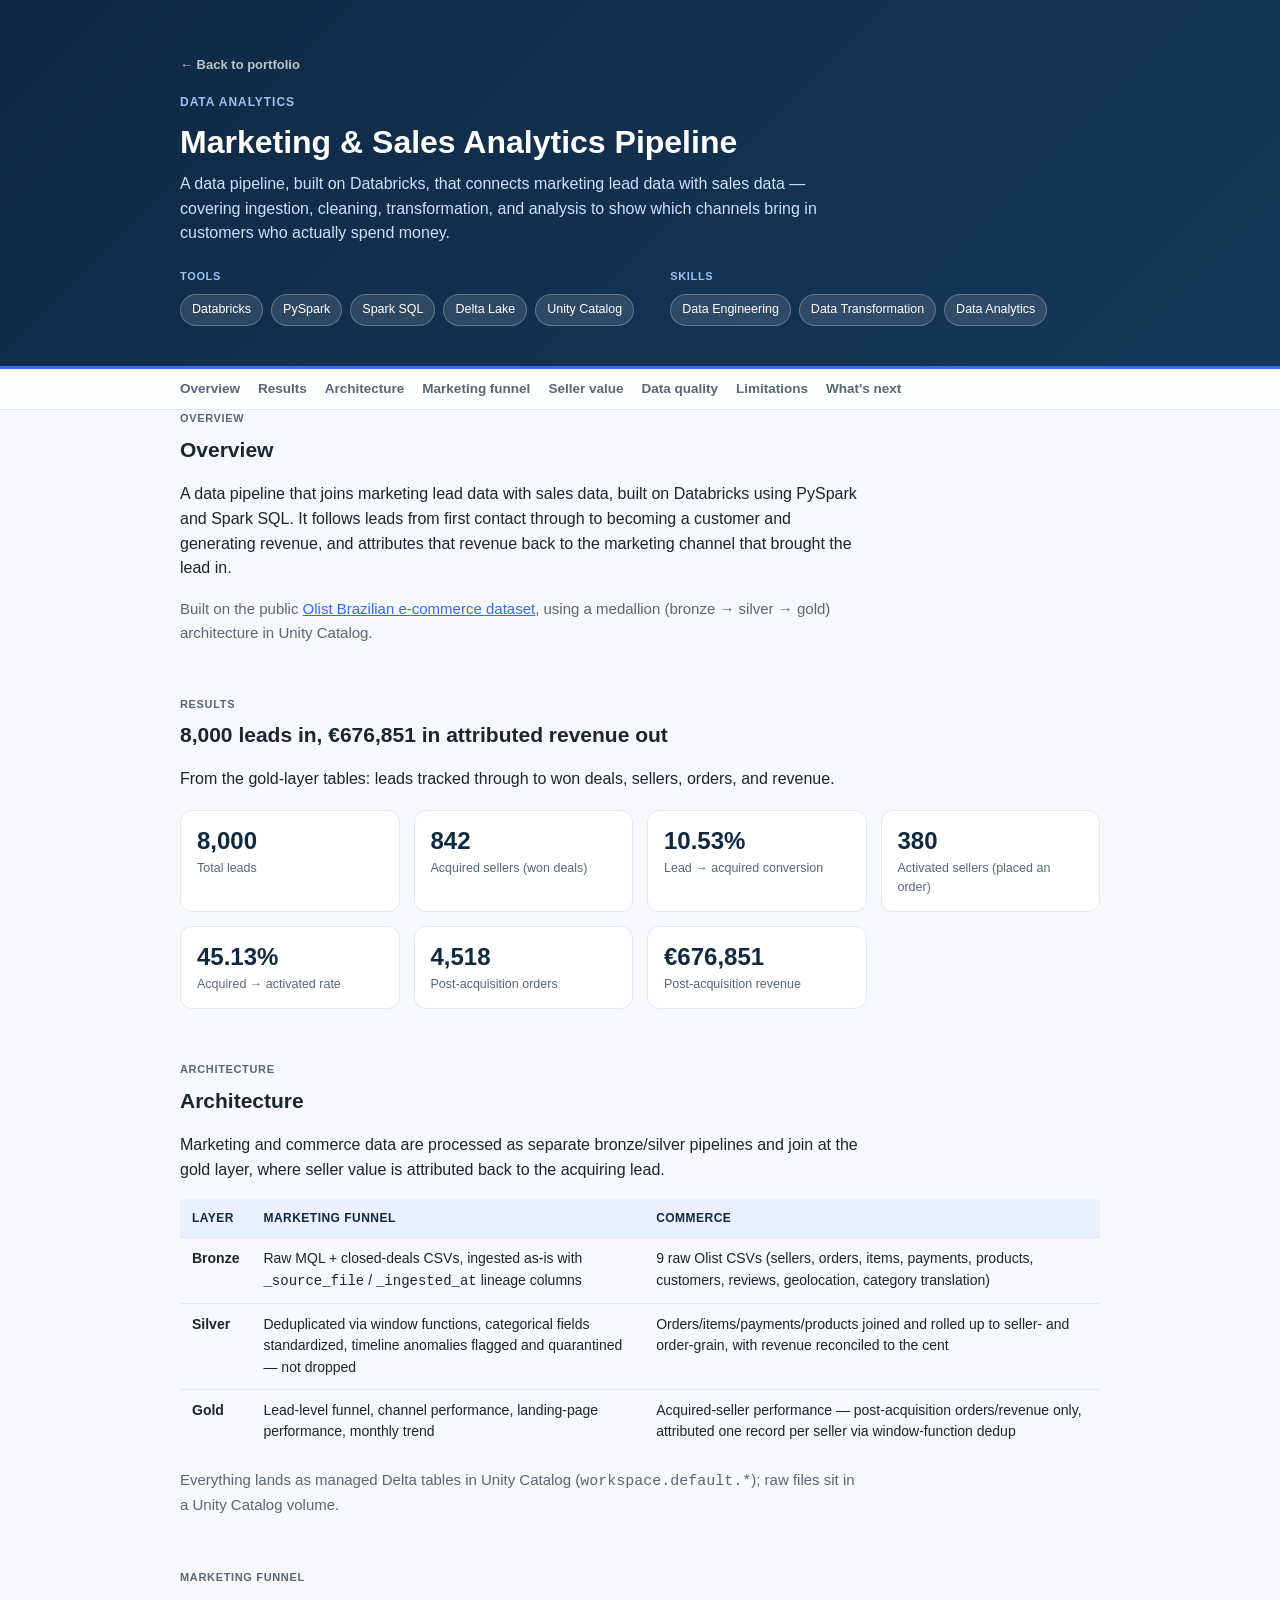
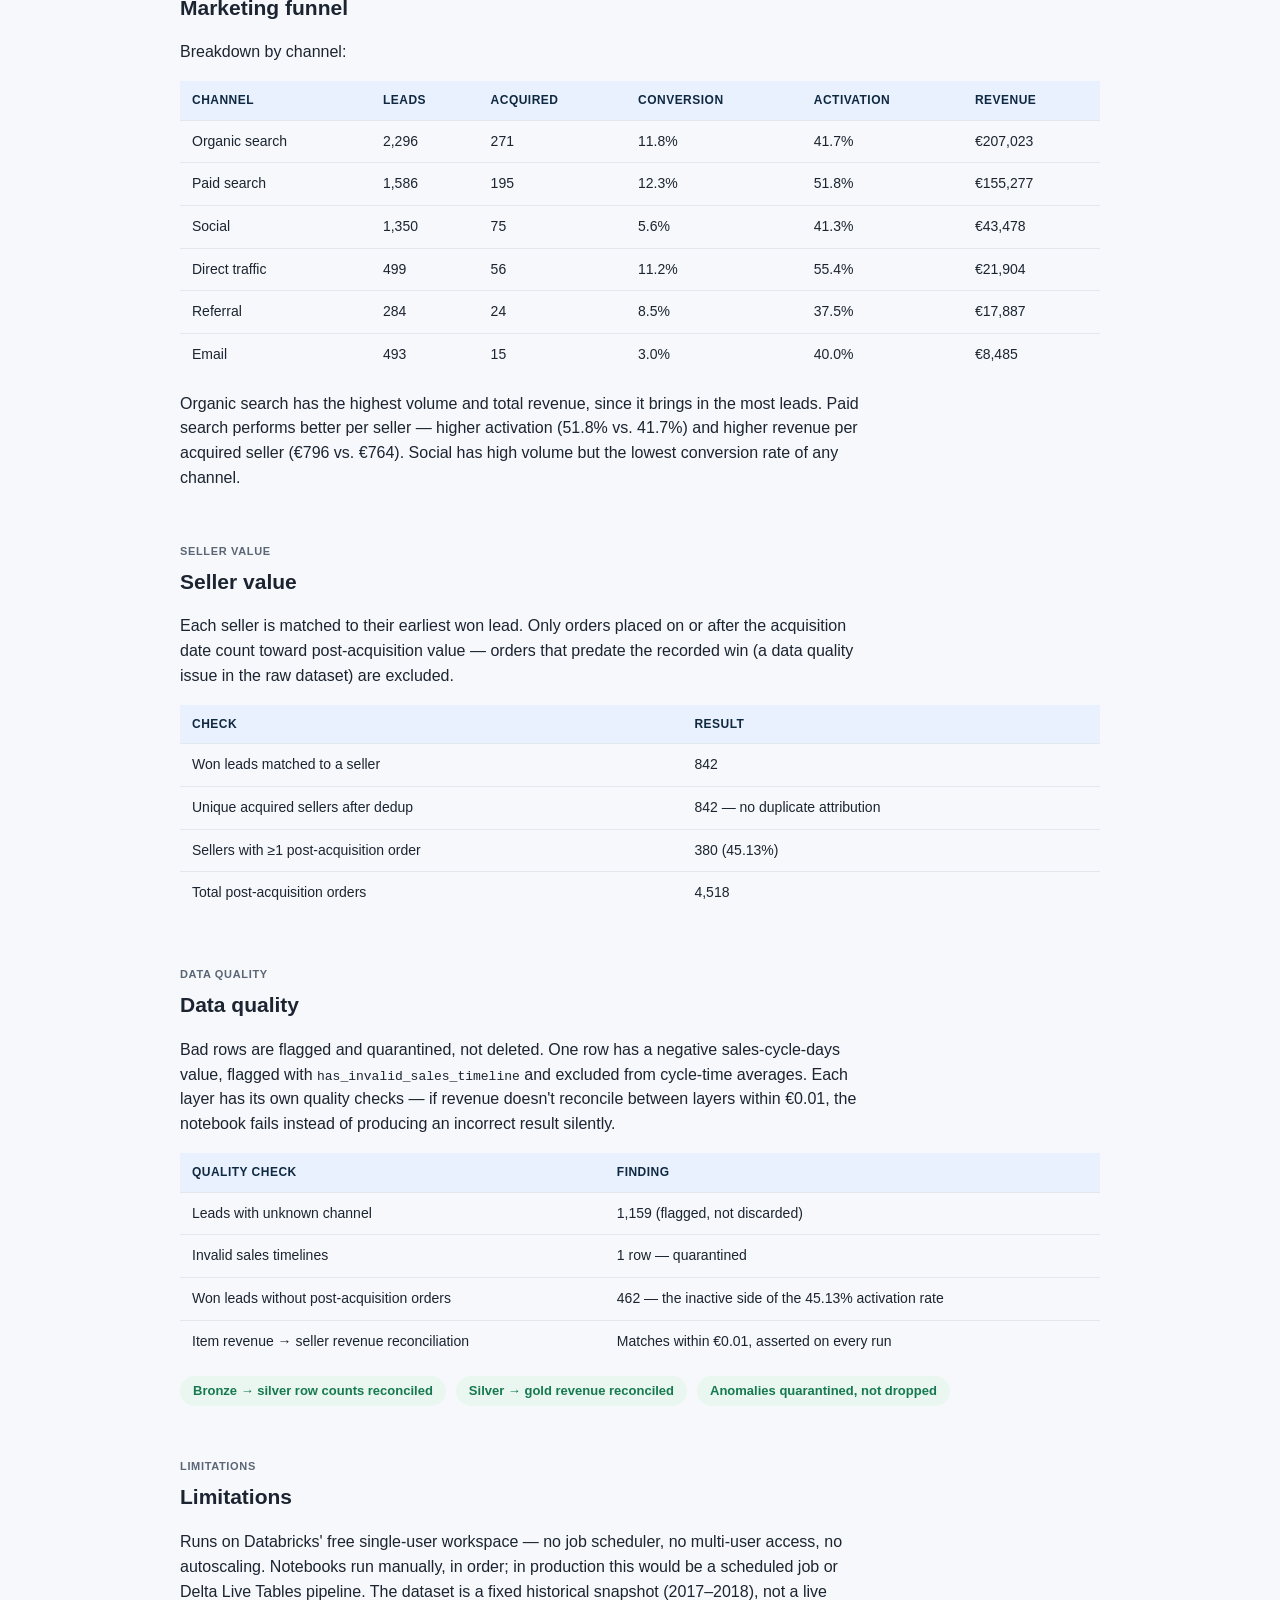
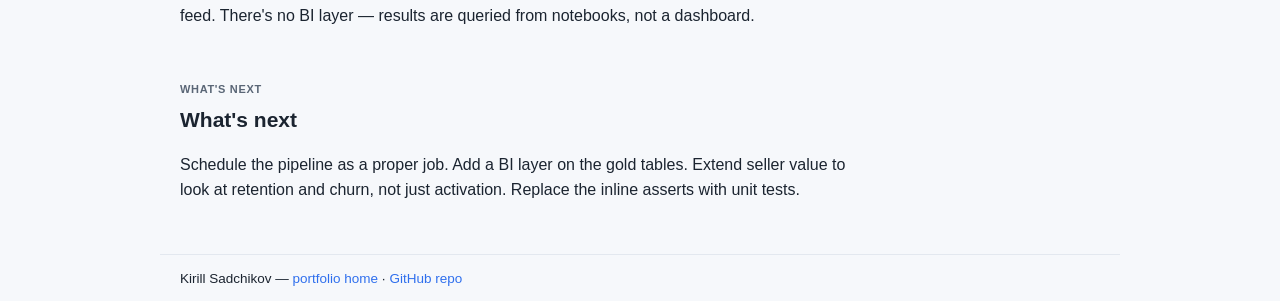
<file: projects/sales-analytics-databricks.html>
<!doctype html>
<html lang="en">
<head>
<meta charset="utf-8">
<meta name="viewport" content="width=device-width, initial-scale=1">
<title>Marketing & Sales Analytics Pipeline — Kirill Sadchikov</title>
<meta name="description" content="A data pipeline, built on Databricks, connecting marketing lead data to sales data — showing which channels actually bring in customers who spend money.">
<link rel="stylesheet" href="../css/style.css">
</head>
<body>

<header class="hero">
  <div class="wrap">
    <a class="back-link" href="../index.html">← Back to portfolio</a>
    <div class="eyebrow">Data Analytics</div>
    <h1>Marketing &amp; Sales Analytics Pipeline</h1>
    <p class="lede">A data pipeline, built on Databricks, that connects marketing lead data with sales data — covering ingestion, cleaning, transformation, and analysis to show which channels bring in customers who actually spend money.</p>
    <div class="meta-row">
      <div class="meta-block">
        <div class="meta-label">Tools</div>
        <div class="badges">
          <span class="badge">Databricks</span>
          <span class="badge">PySpark</span>
          <span class="badge">Spark SQL</span>
          <span class="badge">Delta Lake</span>
          <span class="badge">Unity Catalog</span>
        </div>
      </div>
      <div class="meta-block">
        <div class="meta-label">Skills</div>
        <div class="badges">
          <span class="badge">Data Engineering</span>
          <span class="badge">Data Transformation</span>
          <span class="badge">Data Analytics</span>
        </div>
      </div>
    </div>
  </div>
</header>

<nav class="subnav">
  <div class="wrap">
    <a href="#overview">Overview</a>
    <a href="#numbers">Results</a>
    <a href="#architecture">Architecture</a>
    <a href="#funnel">Marketing funnel</a>
    <a href="#seller-value">Seller value</a>
    <a href="#quality">Data quality</a>
    <a href="#limitations">Limitations</a>
    <a href="#next">What's next</a>
  </div>
</nav>

<main class="wrap">

  <section class="chapter" id="overview">
    <div class="step">OVERVIEW</div>
    <h2 class="chapter-title">Overview</h2>
    <p>A data pipeline that joins marketing lead data with sales data, built on Databricks using PySpark and Spark SQL. It follows leads from first contact through to becoming a customer and generating revenue, and attributes that revenue back to the marketing channel that brought the lead in.</p>
    <p class="lead">Built on the public <a href="https://www.kaggle.com/datasets/olistbr/brazilian-ecommerce" target="_blank" rel="noopener">Olist Brazilian e-commerce dataset</a>, using a medallion (bronze → silver → gold) architecture in Unity Catalog.</p>
  </section>

  <section class="chapter" id="numbers">
    <div class="step">RESULTS</div>
    <h2 class="chapter-title">8,000 leads in, €676,851 in attributed revenue out</h2>
    <p>From the gold-layer tables: leads tracked through to won deals, sellers, orders, and revenue.</p>
    <div class="stat-grid">
      <div class="stat-card"><div class="num">8,000</div><div class="label">Total leads</div></div>
      <div class="stat-card"><div class="num">842</div><div class="label">Acquired sellers (won deals)</div></div>
      <div class="stat-card"><div class="num">10.53%</div><div class="label">Lead → acquired conversion</div></div>
      <div class="stat-card"><div class="num">380</div><div class="label">Activated sellers (placed an order)</div></div>
      <div class="stat-card"><div class="num">45.13%</div><div class="label">Acquired → activated rate</div></div>
      <div class="stat-card"><div class="num">4,518</div><div class="label">Post-acquisition orders</div></div>
      <div class="stat-card"><div class="num">€676,851</div><div class="label">Post-acquisition revenue</div></div>
    </div>
  </section>

  <section class="chapter" id="architecture">
    <div class="step">ARCHITECTURE</div>
    <h2 class="chapter-title">Architecture</h2>
    <p>Marketing and commerce data are processed as separate bronze/silver pipelines and join at the gold layer, where seller value is attributed back to the acquiring lead.</p>
    <table>
      <tr><th>Layer</th><th>Marketing funnel</th><th>Commerce</th></tr>
      <tr>
        <td><strong>Bronze</strong></td>
        <td>Raw MQL + closed-deals CSVs, ingested as-is with <code>_source_file</code> / <code>_ingested_at</code> lineage columns</td>
        <td>9 raw Olist CSVs (sellers, orders, items, payments, products, customers, reviews, geolocation, category translation)</td>
      </tr>
      <tr>
        <td><strong>Silver</strong></td>
        <td>Deduplicated via window functions, categorical fields standardized, timeline anomalies flagged and quarantined — not dropped</td>
        <td>Orders/items/payments/products joined and rolled up to seller- and order-grain, with revenue reconciled to the cent</td>
      </tr>
      <tr>
        <td><strong>Gold</strong></td>
        <td>Lead-level funnel, channel performance, landing-page performance, monthly trend</td>
        <td>Acquired-seller performance — post-acquisition orders/revenue only, attributed one record per seller via window-function dedup</td>
      </tr>
    </table>
    <p class="lead">Everything lands as managed Delta tables in Unity Catalog (<code>workspace.default.*</code>); raw files sit in a Unity Catalog volume.</p>
  </section>

  <section class="chapter" id="funnel">
    <div class="step">MARKETING FUNNEL</div>
    <h2 class="chapter-title">Marketing funnel</h2>
    <p>Breakdown by channel:</p>
    <table>
      <tr><th>Channel</th><th>Leads</th><th>Acquired</th><th>Conversion</th><th>Activation</th><th>Revenue</th></tr>
      <tr><td>Organic search</td><td>2,296</td><td>271</td><td>11.8%</td><td>41.7%</td><td>€207,023</td></tr>
      <tr><td>Paid search</td><td>1,586</td><td>195</td><td>12.3%</td><td>51.8%</td><td>€155,277</td></tr>
      <tr><td>Social</td><td>1,350</td><td>75</td><td>5.6%</td><td>41.3%</td><td>€43,478</td></tr>
      <tr><td>Direct traffic</td><td>499</td><td>56</td><td>11.2%</td><td>55.4%</td><td>€21,904</td></tr>
      <tr><td>Referral</td><td>284</td><td>24</td><td>8.5%</td><td>37.5%</td><td>€17,887</td></tr>
      <tr><td>Email</td><td>493</td><td>15</td><td>3.0%</td><td>40.0%</td><td>€8,485</td></tr>
    </table>
    <p>Organic search has the highest volume and total revenue, since it brings in the most leads. Paid search performs better per seller — higher activation (51.8% vs. 41.7%) and higher revenue per acquired seller (€796 vs. €764). Social has high volume but the lowest conversion rate of any channel.</p>
  </section>

  <section class="chapter" id="seller-value">
    <div class="step">SELLER VALUE</div>
    <h2 class="chapter-title">Seller value</h2>
    <p>Each seller is matched to their earliest won lead. Only orders placed on or after the acquisition date count toward post-acquisition value — orders that predate the recorded win (a data quality issue in the raw dataset) are excluded.</p>
    <table>
      <tr><th>Check</th><th>Result</th></tr>
      <tr><td>Won leads matched to a seller</td><td>842</td></tr>
      <tr><td>Unique acquired sellers after dedup</td><td>842 — no duplicate attribution</td></tr>
      <tr><td>Sellers with ≥1 post-acquisition order</td><td>380 (45.13%)</td></tr>
      <tr><td>Total post-acquisition orders</td><td>4,518</td></tr>
    </table>
  </section>

  <section class="chapter" id="quality">
    <div class="step">DATA QUALITY</div>
    <h2 class="chapter-title">Data quality</h2>
    <p>Bad rows are flagged and quarantined, not deleted. One row has a negative sales-cycle-days value, flagged with <code>has_invalid_sales_timeline</code> and excluded from cycle-time averages. Each layer has its own quality checks — if revenue doesn't reconcile between layers within €0.01, the notebook fails instead of producing an incorrect result silently.</p>
    <table>
      <tr><th>Quality check</th><th>Finding</th></tr>
      <tr><td>Leads with unknown channel</td><td>1,159 (flagged, not discarded)</td></tr>
      <tr><td>Invalid sales timelines</td><td>1 row — quarantined</td></tr>
      <tr><td>Won leads without post-acquisition orders</td><td>462 — the inactive side of the 45.13% activation rate</td></tr>
      <tr><td>Item revenue → seller revenue reconciliation</td><td>Matches within €0.01, asserted on every run</td></tr>
    </table>
    <div class="outcome-strip">
      <span class="pill pass">Bronze → silver row counts reconciled</span>
      <span class="pill pass">Silver → gold revenue reconciled</span>
      <span class="pill pass">Anomalies quarantined, not dropped</span>
    </div>
  </section>

  <section class="chapter" id="limitations">
    <div class="step">LIMITATIONS</div>
    <h2 class="chapter-title">Limitations</h2>
    <p>Runs on Databricks' free single-user workspace — no job scheduler, no multi-user access, no autoscaling. Notebooks run manually, in order; in production this would be a scheduled job or Delta Live Tables pipeline. The dataset is a fixed historical snapshot (2017–2018), not a live feed. There's no BI layer — results are queried from notebooks, not a dashboard.</p>
  </section>

  <section class="chapter" id="next">
    <div class="step">WHAT'S NEXT</div>
    <h2 class="chapter-title">What's next</h2>
    <p>Schedule the pipeline as a proper job. Add a BI layer on the gold tables. Extend seller value to look at retention and churn, not just activation. Replace the inline asserts with unit tests.</p>
  </section>

</main>

<footer class="wrap">
  <p>Kirill Sadchikov — <a href="../index.html">portfolio home</a> · <a href="https://github.com/kirillsadchikov/sales-analytics-databricks">GitHub repo</a></p>
</footer>

</body>
</html>
</file>
<file: css/style.css>
:root{
  --navy:#0f2942;
  --navy-2:#16375a;
  --accent:#2f6fed;
  --accent-light:#eaf1fe;
  --ink:#1b2430;
  --muted:#5a6676;
  --line:#e3e8ef;
  --bg:#f6f8fb;
  --card:#ffffff;
  --pass:#16794f;
  --pass-bg:#e9f7f0;
  --warn:#9a5b00;
  --warn-bg:#fff4e2;
}
*{box-sizing:border-box}
body{
  margin:0; background:var(--bg); color:var(--ink);
  font-family:-apple-system,BlinkMacSystemFont,"Segoe UI",Roboto,Helvetica,Arial,sans-serif;
  line-height:1.55;
}
.wrap{max-width:960px;margin:0 auto;padding:0 20px}
a{color:var(--accent)}

/* ---- hero ---- */
header.hero{
  background:linear-gradient(135deg,var(--navy),var(--navy-2));
  color:#fff; padding:52px 0 40px;
  border-bottom:3px solid var(--accent);
}
header.hero.hero-compact{padding:76px 0 58px}
header.hero.hero-compact h1{font-size:36px}
header.hero.hero-compact p.lede{font-size:17.5px; max-width:580px}
header.hero .eyebrow{
  text-transform:uppercase; letter-spacing:.08em; font-size:12px;
  color:#9fc0f5; font-weight:600; margin-bottom:10px;
}
header.hero h1{font-size:32px; margin:0 0 10px; line-height:1.25}
header.hero p.lede{font-size:16px; color:#cfe0fb; max-width:640px; margin:0 0 20px}
.badges{display:flex; flex-wrap:wrap; gap:8px}
.badge{
  background:rgba(255,255,255,.12); border:1px solid rgba(255,255,255,.25);
  color:#fff; font-size:12.5px; padding:5px 11px; border-radius:999px;
}
.back-link{
  color:rgba(255,255,255,.72); text-decoration:none; font-size:13px; font-weight:600;
  display:inline-block; margin-bottom:18px;
}
.back-link:hover{color:#fff}
.meta-row{display:flex; gap:36px; flex-wrap:wrap; margin-top:22px}
.meta-label{
  font-size:11px; text-transform:uppercase; letter-spacing:.06em;
  color:#9fc0f5; font-weight:600; margin-bottom:9px;
}
header.hero p.lede.roles{
  font-size:14px; text-transform:uppercase; letter-spacing:.06em; font-weight:700;
  color:#9fc0f5; margin-bottom:0;
}

/* ---- layout ---- */
main{padding:40px 0 64px}
section{margin-bottom:38px}
h2.section-title{
  font-size:13px; text-transform:uppercase; letter-spacing:.07em;
  color:var(--accent); font-weight:700; margin:0 0 14px;
}
h3{font-size:17px; margin:0 0 8px}
p{color:var(--ink)}
.lead{color:var(--muted); font-size:15px}
ul.plain{margin:0; padding-left:20px}
ul.plain li{margin-bottom:6px; color:var(--ink)}

.card{background:var(--card); border:1px solid var(--line); border-radius:12px; padding:20px 22px}
.grid2{display:grid; grid-template-columns:1fr 1fr; gap:16px}
@media (max-width:640px){.grid2{grid-template-columns:1fr}}

/* ---- project cards (homepage grid) ---- */
.project-grid{display:grid; grid-template-columns:1fr 1fr; gap:20px}
@media (max-width:720px){.project-grid{grid-template-columns:1fr}}
.project-card{
  background:var(--card); border:1px solid var(--line); border-radius:14px;
  padding:26px; display:flex; flex-direction:column; gap:10px;
  text-decoration:none; color:inherit; position:relative;
  transition:transform .15s ease, box-shadow .15s ease, border-color .15s ease;
}
.project-card:hover{
  transform:translateY(-5px);
  box-shadow:0 14px 32px rgba(16,41,66,.14);
  border-color:var(--accent);
}
.project-card .tag{
  font-size:11px; text-transform:uppercase; letter-spacing:.05em; font-weight:700;
  color:var(--accent);
}
.project-card h3{margin:0; padding-right:24px}
.project-card p{color:var(--muted); font-size:14.5px; margin:0}
.project-card .tech{display:flex; flex-wrap:wrap; gap:6px; margin:8px 0 2px}
.project-card .tech span{
  background:var(--navy); color:#fff; font-size:11.5px; font-weight:600;
  padding:4px 10px; border-radius:999px;
}
.project-card .card-arrow{
  position:absolute; top:26px; right:24px; color:var(--line);
  font-size:18px; line-height:1; transition:transform .15s ease, color .15s ease;
}
.project-card:hover .card-arrow{color:var(--accent); transform:translate(3px,-3px)}

/* ---- tables ---- */
table{width:100%; border-collapse:collapse; font-size:14px}
th{
  text-align:left; background:var(--accent-light); color:var(--navy);
  font-size:12px; text-transform:uppercase; letter-spacing:.04em;
  padding:10px 12px; border-bottom:1px solid var(--line);
}
td{padding:10px 12px; border-bottom:1px solid var(--line); vertical-align:top; color:var(--ink)}
tr:last-child td{border-bottom:none}
.pill{display:inline-block; font-size:12px; font-weight:600; padding:3px 10px; border-radius:999px}
.pill.pass{background:var(--pass-bg); color:var(--pass)}
.pill.warn{background:var(--warn-bg); color:var(--warn)}

.callout{background:var(--warn-bg); border:1px solid #f3d9a9; border-radius:10px; padding:18px 20px}
.callout h3{color:var(--warn); margin-bottom:8px}

footer{border-top:1px solid var(--line); padding:28px 0 50px; color:var(--muted); font-size:13.5px}
footer a{text-decoration:none}
.disclaimer{font-size:12.5px; color:var(--muted); font-style:italic; margin-top:4px}

/* ---- case study narrative chapters ---- */
.chapter{margin-bottom:52px}
.chapter .step{
  font-size:11px; font-weight:700; letter-spacing:.06em; color:var(--muted);
  margin-bottom:6px;
}
.chapter h2.chapter-title{font-size:21px; margin:0 0 10px; color:var(--ink)}
.chapter p{max-width:680px}

/* framed screenshots */
.shot{
  border:1px solid var(--line); border-radius:10px; overflow:hidden;
  box-shadow:0 1px 3px rgba(16,30,54,.06), 0 8px 24px rgba(16,30,54,.05);
  background:#fff;
}
.shot img{display:block; width:100%; height:auto}
.shot-caption{
  font-size:12.5px; color:var(--muted); margin-top:8px;
}
.shot-row{display:grid; grid-template-columns:1fr 1fr; gap:20px; margin:18px 0}
@media (max-width:720px){.shot-row{grid-template-columns:1fr}}
.shot-single{margin:18px 0; max-width:720px}
.shot-strip{display:grid; grid-template-columns:repeat(3,1fr); gap:14px; margin:18px 0}
@media (max-width:760px){.shot-strip{grid-template-columns:1fr 1fr}}
@media (max-width:480px){.shot-strip{grid-template-columns:1fr}}

.outcome-strip{
  display:flex; gap:10px; flex-wrap:wrap; margin:14px 0 0;
}
.outcome-strip .pill{font-size:13px; padding:5px 13px}

/* ---- headline stat grid ---- */
.stat-grid{
  display:grid; grid-template-columns:repeat(4,1fr); gap:14px; margin:18px 0 8px;
}
@media (max-width:760px){.stat-grid{grid-template-columns:1fr 1fr}}
.stat-card{
  background:var(--card); border:1px solid var(--line); border-radius:12px;
  padding:16px 16px 14px; text-align:left;
}
.stat-card .num{font-size:24px; font-weight:800; color:var(--navy); line-height:1.15}
.stat-card .label{font-size:12.5px; color:var(--muted); margin-top:4px}
.stat-arrow{
  display:flex; align-items:center; justify-content:center; color:var(--line);
  font-size:20px; font-weight:400;
}
@media (max-width:760px){.stat-arrow{display:none}}

nav.subnav{
  position:sticky; top:0; z-index:10; background:#fffc; backdrop-filter:blur(6px);
  border-bottom:1px solid var(--line); padding:10px 0;
}
nav.subnav .wrap{display:flex; gap:18px; flex-wrap:wrap; font-size:13.5px}
nav.subnav a{color:var(--muted); text-decoration:none; font-weight:600}
nav.subnav a:hover{color:var(--accent)}
</file>
